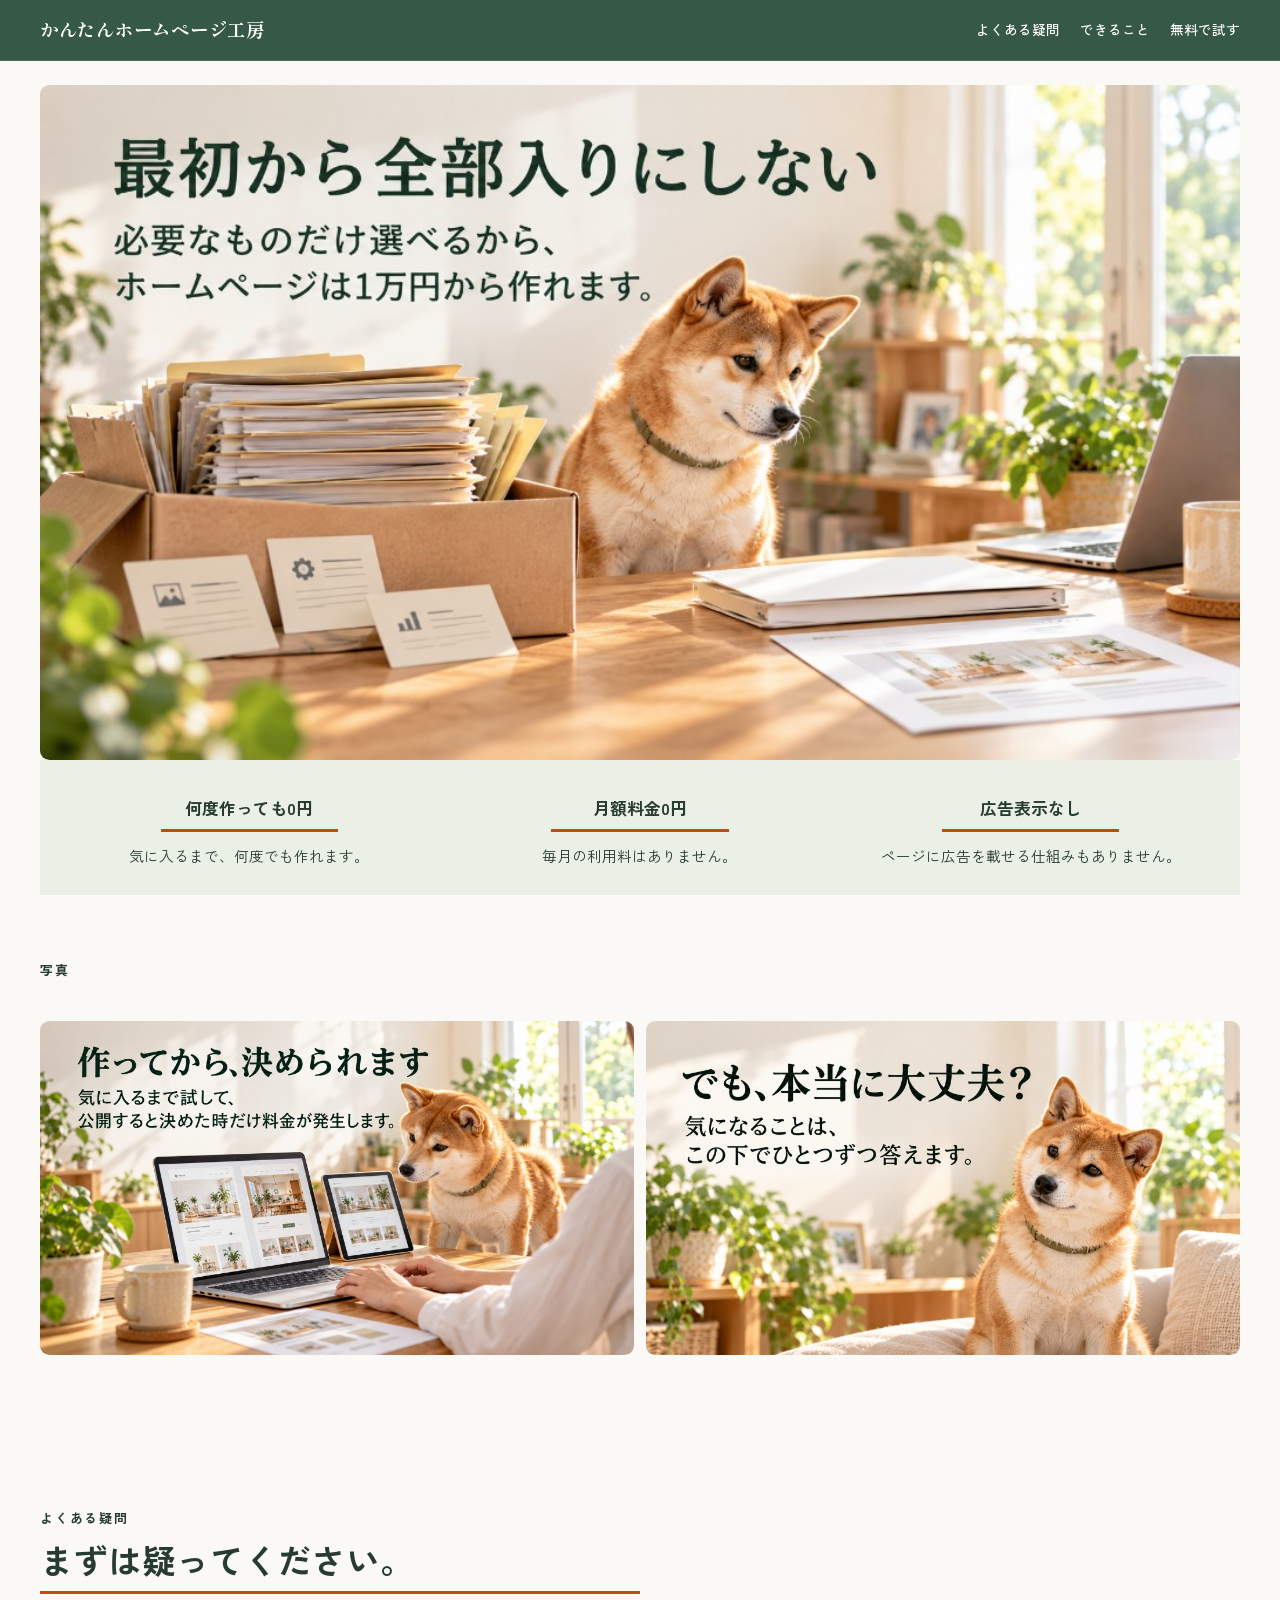
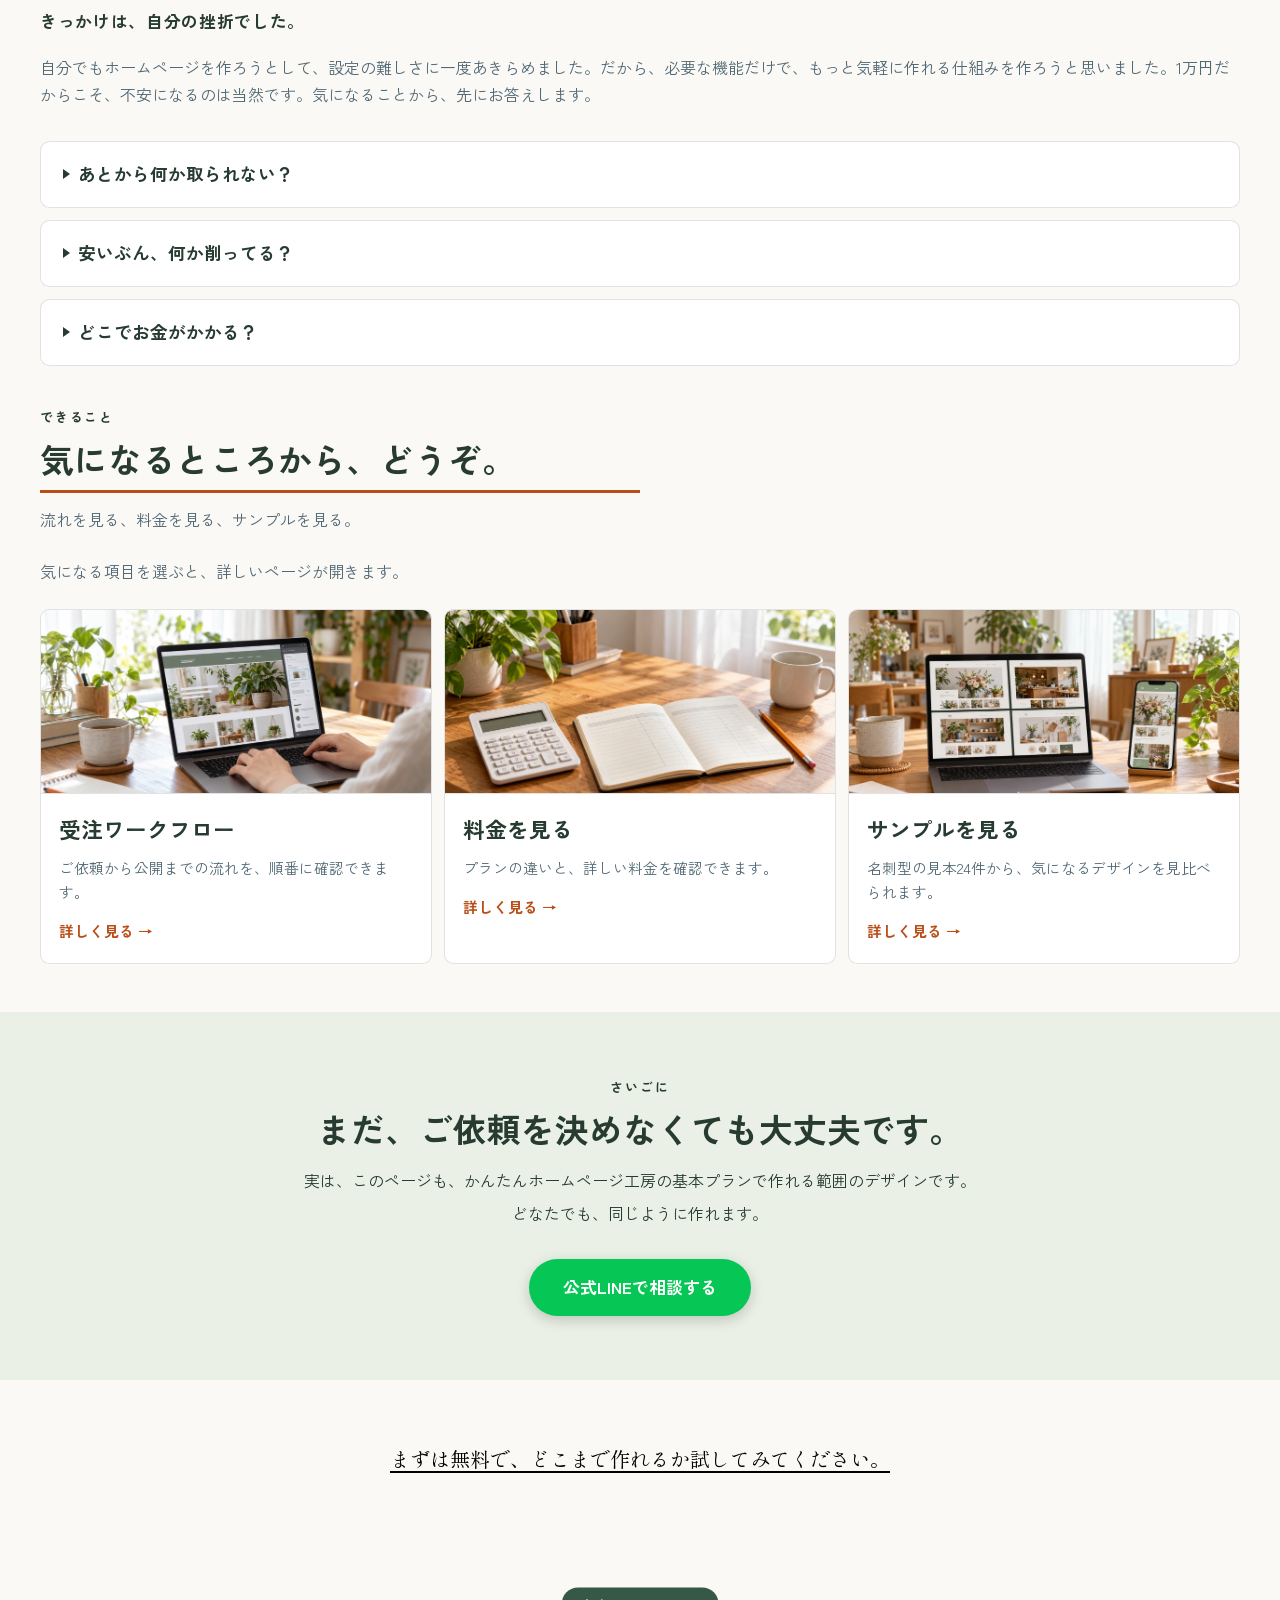
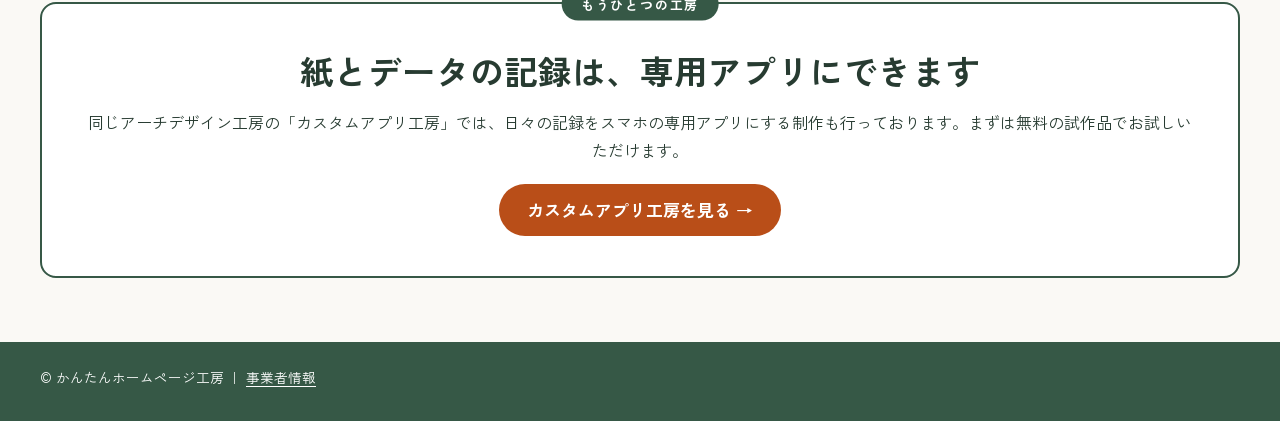
<file: index.html>
<!DOCTYPE html>
<html lang="ja">
<head>
  <meta charset="UTF-8">
  <meta name="viewport" content="width=device-width, initial-scale=1">
  <title>かんたんホームページ工房</title>
  <link rel="preconnect" href="https://fonts.googleapis.com">
  <link rel="preconnect" href="https://fonts.gstatic.com" crossorigin>
  <link href="https://fonts.googleapis.com/css2?family=Shippori+Mincho:wght@500;700&family=Zen+Kaku+Gothic+New:wght@400;500;700&display=swap" rel="stylesheet">
  <style>
    :root {
      --page-bg: #faf9f5;
      --body-ink: #273b31;
      --body-muted: #516875;
      --chrome-bg: #365846;
      --chrome-ink: #ffffff;
      --accent: #b94e18;
      --card-bg: #ffffff;
      --values-bg: #eaf0e5;
      --contact-bg: #eaf0e5;
      --contact-ink: #273b31;
      --shell: 76rem;
      --gutter: clamp(1.25rem, 5vw, 2.5rem);
      --font-display: "Shippori Mincho", "Hiragino Mincho ProN", serif;
      --font-body: "Zen Kaku Gothic New", "Hiragino Sans", sans-serif;
    }
    *, *::before, *::after { box-sizing: border-box; }
    html {
      scroll-behavior: smooth;
    }
    @media (prefers-reduced-motion: reduce) {
      html {
        scroll-behavior: auto;
      }
    }
    body {
      margin: 0;
      background: var(--page-bg);
      color: var(--body-ink);
      font-family: var(--font-body);
      line-height: 1.7;
    }
    img { max-width: 100%; }
    a { color: inherit; }
    .shell {
      width: min(100% - var(--gutter) * 2, var(--shell));
      margin-inline: auto;
    }
    .site-header {
      background: var(--chrome-bg);
      color: var(--chrome-ink);
      border-bottom: 1px solid rgba(255, 255, 255, 0.12);
    }
    .header-inner {
      display: flex;
      align-items: center;
      justify-content: space-between;
      gap: 1rem;
      min-height: 3.75rem;
      flex-wrap: wrap;
      padding: 0.6rem 0;
    }
    .logo {
      font-family: var(--font-display);
      font-weight: 700;
      font-size: 1.15rem;
      letter-spacing: 0.04em;
      text-decoration: none;
      color: var(--chrome-ink);
    }
    .site-nav {
      display: flex;
      flex-wrap: wrap;
      gap: 0.75rem 1.25rem;
      justify-content: flex-end;
    }
    .site-nav a {
      color: var(--chrome-ink);
      text-decoration: none;
      font-size: 0.85rem;
      font-weight: 500;
    }
    .hero { padding: 1.5rem 0 0; }
    .hero-stage {
      position: relative;
      overflow: hidden;
      aspect-ratio: 16 / 9;
      border-radius: 0.6rem;
    }
    .hero-photo {
      display: block;
      width: 100%;
      height: 100%;
      object-fit: cover;
      object-position: center;
    }
    .hero-values-wrap { background: var(--values-bg); }
    .hero-value-list {
      list-style: none;
      margin: 0;
      padding: 1.75rem 1.25rem 1.35rem;
      display: grid;
      grid-template-columns: repeat(auto-fit, minmax(min(100%, 11rem), 1fr));
      gap: 0.75rem;
    }
    .hero-value-list li {
      margin: 0;
      text-align: center;
      padding: 0.35rem 0.75rem;
    }
    .hero-value-title {
      margin: 0 0 0.65rem;
      font-weight: 700;
      font-size: 1.05rem;
    }
    .hero-value-title::after,
    .section h2::after {
      content: "";
      display: block;
      width: 50%;
      max-width: 100%;
      height: 3px;
      margin: 0.45rem auto 0;
      background: var(--accent);
    }
    .section h2::after { margin: 0.55rem 0 0; height: 3px; }
    .hero-value-list p:last-child {
      margin: 0;
      font-size: 0.92rem;
      line-height: 1.7;
    }
    .section { padding: clamp(2.5rem, 6vw, 4rem) 0 clamp(2rem, 5vw, 3rem); }
    .about { padding-bottom: 1.25rem; }
    .works { padding-top: 1.25rem; }
    .section-label {
      margin: 0 0 0.5rem;
      font-size: 0.8rem;
      letter-spacing: 0.14em;
      font-weight: 700;
    }
    .section h2 {
      margin: 0 0 0.85rem;
      font-weight: 700;
      font-size: clamp(1.6rem, 3vw, 2.1rem);
      line-height: 1.35;
    }
    .profile-name {
      margin: 0 0 1.15rem;
      font-weight: 700;
      font-size: 1.05rem;
      letter-spacing: 0.04em;
    }
    .section-lead { margin: 0 0 2rem; color: var(--body-muted); }
    .works .section-lead { margin-bottom: 1.5rem; }
    .skill-cards,
    .work-list {
      list-style: none;
      margin: 0;
      padding: 0;
      display: grid;
      grid-template-columns: repeat(auto-fit, minmax(min(100%, 11rem), 1fr));
      gap: 0.75rem;
    }
    .accordion-list {
      display: grid;
      grid-template-columns: 1fr;
      gap: 0.75rem;
      align-items: start;
    }
    .skill-cards { margin: 2.5rem 0; }
    .skill-card {
      overflow: hidden;
      aspect-ratio: 16 / 9;
      border-radius: 0.6rem;
      background: #111;
    }
    .skill-card img,
    .work-thumb {
      display: block;
      width: 100%;
      height: 100%;
      object-fit: cover;
    }
    .accordion {
      background: var(--card-bg);
      border: 1px solid rgba(17, 17, 17, 0.12);
      border-radius: 0.6rem;
      overflow: hidden;
    }
    .accordion summary {
      cursor: pointer;
      list-style: none;
      padding: 1.1rem 1.35rem;
      font-size: 1.1rem;
      font-weight: 700;
      display: flex;
      align-items: center;
      gap: 0.55rem;
    }
    .accordion summary::-webkit-details-marker,
    .accordion summary::marker { display: none; content: ""; }
    .accordion summary::before {
      content: "";
      flex: 0 0 auto;
      width: 0;
      height: 0;
      border-style: solid;
      border-width: 0.32rem 0 0.32rem 0.48rem;
      border-color: transparent transparent transparent var(--body-ink);
    }
    .accordion[open] summary::before {
      border-width: 0.48rem 0.32rem 0 0.32rem;
      border-color: var(--body-ink) transparent transparent transparent;
    }
    .accordion-body {
      padding: 0 1.35rem 1.35rem;
      border-top: 1px solid rgba(17, 17, 17, 0.08);
    }
    .value-list {
      list-style: none;
      margin: 1rem 0 0;
      padding: 0;
    }
    .value-list li {
      padding: 1rem 0.85rem;
      border: 1px solid rgba(17, 17, 17, 0.1);
      border-radius: 0.45rem;
      background: rgba(247, 251, 244, 0.65);
      line-height: 1.7;
      font-size: 0.95rem;
      font-weight: 400;
    }
    .work-card {
      display: flex;
      flex-direction: column;
      height: 100%;
      background: var(--card-bg);
      border: 1px solid rgba(17, 17, 17, 0.12);
      border-radius: 0.6rem;
      overflow: hidden;
    }
    a.work-card {
      color: inherit;
      text-decoration: none;
    }
    .work-thumb {
      height: 11.5rem;
      object-position: center top;
      border-bottom: 1px solid rgba(39, 59, 49, 0.14);
    }
    .work-item-body { padding: 1.1rem 1.15rem 1.25rem; }
    .work-card h3 {
      margin: 0 0 0.5rem;
      font-size: 1.35rem;
      font-weight: 700;
    }
    .work-card p {
      margin: 0;
      color: var(--body-muted);
      font-size: 0.92rem;
      line-height: 1.65;
    }
    .work-more {
      display: block;
      margin-top: 0.85rem;
      color: var(--accent);
      font-weight: 700;
      font-size: 0.92rem;
    }
    .contact-band {
      padding: clamp(2.5rem, 6vw, 4rem) 0;
      background: var(--contact-bg);
      color: var(--contact-ink);
      text-align: center;
    }
    .contact-band h2 {
      margin: 0 0 1rem;
      font-weight: 700;
      font-size: clamp(1.6rem, 3vw, 2.1rem);
      line-height: 1.35;
    }
    .contact-band .section-label { color: var(--contact-ink); }
    .contact-note { margin: 0; }
    .contact-note + .contact-note { margin-top: 0.35rem; }
    .contact-line {
      margin: 2rem 0 0;
      font-size: 1.05rem;
    }
    .contact-line a {
      display: inline-block;
      background: #06C755;
      color: #fff;
      font-weight: 700;
      padding: 14px 34px;
      border-radius: 999px;
      text-decoration: none;
      box-shadow: 0 4px 14px rgba(0, 0, 0, 0.18);
    }
    .cta-band {
      padding: clamp(2.5rem, 6vw, 4rem) 0;
      background: var(--page-bg);
      color: #000;
      text-align: center;
    }
    .cta-band a {
      color: #000;
      font-family: var(--font-display);
      font-size: 1.25rem;
      line-height: 1.5;
      text-underline-offset: 0.2em;
    }
    .sister-band {
      padding: clamp(2.5rem, 6vw, 4rem) 0 clamp(2.5rem, 6vw, 4rem);
      background: var(--page-bg);
      color: var(--contact-ink);
      text-align: center;
    }
    .sister-panel {
      position: relative;
      background: var(--card-bg);
      border: 2px solid var(--chrome-bg);
      border-radius: 1rem;
      padding: clamp(2rem, 4vw, 2.75rem) clamp(1.25rem, 4vw, 2.5rem) clamp(1.75rem, 4vw, 2.5rem);
    }
    .sister-band h2 {
      margin: 0 0 1rem;
      font-weight: 700;
      font-size: clamp(1.6rem, 3vw, 2.1rem);
      line-height: 1.35;
    }
    .sister-band .section-label {
      position: absolute;
      top: 0;
      left: 50%;
      transform: translate(-50%, -50%);
      margin: 0;
      padding: 0.35rem 1.2rem;
      border-radius: 999px;
      background: var(--chrome-bg);
      color: #fff;
      white-space: nowrap;
    }
    .sister-note { margin: 0; }
    .nowrap { white-space: nowrap; }
    .sister-link {
      display: inline-block;
      margin-top: 1.25rem;
      padding: 0.75rem 1.75rem;
      border-radius: 999px;
      background: var(--accent);
      color: #fff;
      font-weight: 700;
      font-size: 1.05rem;
      text-decoration: none;
    }
    .site-footer {
      padding: 1.5rem 0 2rem;
      background: var(--chrome-bg);
      color: var(--chrome-ink);
    }
    .site-footer p { margin: 0; font-size: 0.85rem; }
    .site-footer a { text-decoration: underline; text-underline-offset: 0.2em; }
  </style>
</head>
<body>
  <header class="site-header">
    <div class="shell header-inner">
      <a class="logo" href="#top">かんたんホームページ工房</a>
      <nav class="site-nav" aria-label="ページ内">
        <a href="#about">よくある疑問</a>
        <a href="#works">できること</a>
        <a href="#cta">無料で試す</a>
      </nav>
    </div>
  </header>

  <main id="top">
    <section class="hero" aria-label="キャッチ">
      <div class="shell">
        <div class="hero-stage">
          <img class="hero-photo" src="images/hero.jpg" alt="" width="1024" height="576">
        </div>
      </div>
    </section>

    <section class="hero-values" aria-label="下の枠">
      <div class="shell">
        <div class="hero-values-wrap">
          <ul class="hero-value-list">
            <li>
              <p class="hero-value-title">何度作っても0円</p>
              <p>気に入るまで、何度でも作れます。</p>
            </li>
            <li>
              <p class="hero-value-title">月額料金0円</p>
              <p>毎月の利用料はありません。</p>
            </li>
            <li>
              <p class="hero-value-title">広告表示なし</p>
              <p>ページに広告を載せる仕組みもありません。</p>
            </li>
          </ul>
        </div>
      </div>
    </section>

    <section class="section" aria-label="写真">
      <div class="shell">
        <p class="section-label">写真</p>
        <ul class="skill-cards">
          <li class="skill-card"><img src="images/photo-01.jpg" alt="" width="1024" height="576"></li>
          <li class="skill-card"><img src="images/photo-02.jpg" alt="" width="1024" height="576"></li>
        </ul>
      </div>
    </section>

    <section class="section about" id="about">
      <div class="shell">
        <p class="section-label">よくある疑問</p>
        <h2>まずは疑ってください。</h2>
        <p class="profile-name">きっかけは、自分の挫折でした。</p>
        <p class="section-lead">自分でもホームページを作ろうとして、設定の難しさに一度あきらめました。だから、必要な機能だけで、もっと気軽に作れる仕組みを作ろうと思いました。1万円だからこそ、不安になるのは当然です。気になることから、先にお答えします。</p>
        <div class="accordion-list">
          <details class="accordion">
            <summary>あとから何か取られない？</summary>
            <div class="accordion-body">
              <ul class="value-list">
                <li>工房で作っている間は無料です。月額料金もありません。「これを公開したい」と決まったときに基本料金が発生します。追加作業を依頼した場合だけ、その内容に応じた料金が加わります。</li>
              </ul>
            </div>
          </details>
          <details class="accordion">
            <summary>安いぶん、何か削ってる？</summary>
            <div class="accordion-body">
              <ul class="value-list">
                <li>10万円のホームページを1万円で安売りしているわけではありません。最初から全部入りにせず、必要なものだけ選べる形にしています。1万円で足りる人は、1万円で済む。そんな作り方です。</li>
              </ul>
            </div>
          </details>
          <details class="accordion">
            <summary>どこでお金がかかる？</summary>
            <div class="accordion-body">
              <ul class="value-list">
                <li>工房で作るところまでは無料です。気に入るまで作り直せます。「これを公開したい」と決まったところで公開を依頼できます。そこで初めて料金が発生します。</li>
              </ul>
            </div>
          </details>
        </div>
      </div>
    </section>

    <section class="section works" id="works">
      <div class="shell">
        <p class="section-label">できること</p>
        <h2>気になるところから、どうぞ。</h2>
        <p class="section-lead">流れを見る、料金を見る、サンプルを見る。</p>
        <p class="section-lead">気になる項目を選ぶと、詳しいページが開きます。</p>
        <ul class="work-list">
          <li>
            <a class="work-card" href="workflow/index.html">
              <img class="work-thumb" src="images/card-01.webp" alt="" width="1672" height="1254">
              <div class="work-item-body">
                <h3>受注ワークフロー</h3>
                <p>ご依頼から公開までの流れを、順番に確認できます。</p>
                <span class="work-more">詳しく見る →</span>
              </div>
            </a>
          </li>
          <li>
            <a class="work-card" href="pricing/01_initial_cost_simulator_reference.html">
              <img class="work-thumb" src="images/card-02.webp" alt="" width="1672" height="1254">
              <div class="work-item-body">
                <h3>料金を見る</h3>
                <p>プランの違いと、詳しい料金を確認できます。</p>
                <span class="work-more">詳しく見る →</span>
              </div>
            </a>
          </li>
          <li>
            <a class="work-card" href="samples/index.html">
              <img class="work-thumb" src="images/card-03.webp" alt="" width="1672" height="1254">
              <div class="work-item-body">
                <h3>サンプルを見る</h3>
                <p>名刺型の見本24件から、気になるデザインを見比べられます。</p>
                <span class="work-more">詳しく見る →</span>
              </div>
            </a>
          </li>
        </ul>
      </div>
    </section>

    <section class="contact-band" id="contact">
      <div class="shell">
        <p class="section-label">さいごに</p>
        <h2>まだ、ご依頼を決めなくても大丈夫です。</h2>
        <p class="contact-note">実は、このページも、かんたんホームページ工房の基本プランで作れる範囲のデザインです。</p>
        <p class="contact-note">どなたでも、同じように作れます。</p>
        <p class="contact-line"><a href="https://line.me/R/ti/p/@799qinao" target="_blank" rel="noopener">公式LINEで相談する</a></p>
      </div>
    </section>

    <section class="cta-band" id="cta">
      <div class="shell">
        <a id="cta-link" href="https://butti0108-spec.github.io/kantan-hp-kobo/index.html">まずは無料で、どこまで作れるか試してみてください。</a>
      </div>
    </section>

    <section class="sister-band" id="sister">
      <div class="shell">
        <div class="sister-panel">
          <p class="section-label">もうひとつの工房</p>
          <h2>紙とデータの記録は、<span class="nowrap">専用アプリにできます</span></h2>
          <p class="sister-note">同じアーチデザイン工房の「カスタムアプリ工房」では、日々の記録をスマホの専用アプリにする制作も行っております。まずは無料の試作品でお試しいただけます。</p>
          <a class="sister-link" href="https://appkobo.ai-shin-ka.com/">カスタムアプリ工房を見る →</a>
        </div>
      </div>
    </section>
  </main>

  <footer class="site-footer">
    <div class="shell">
      <p>© かんたんホームページ工房 ｜ <a href="about.html">事業者情報</a></p>
    </div>
  </footer>
</body>
</html>
</file>
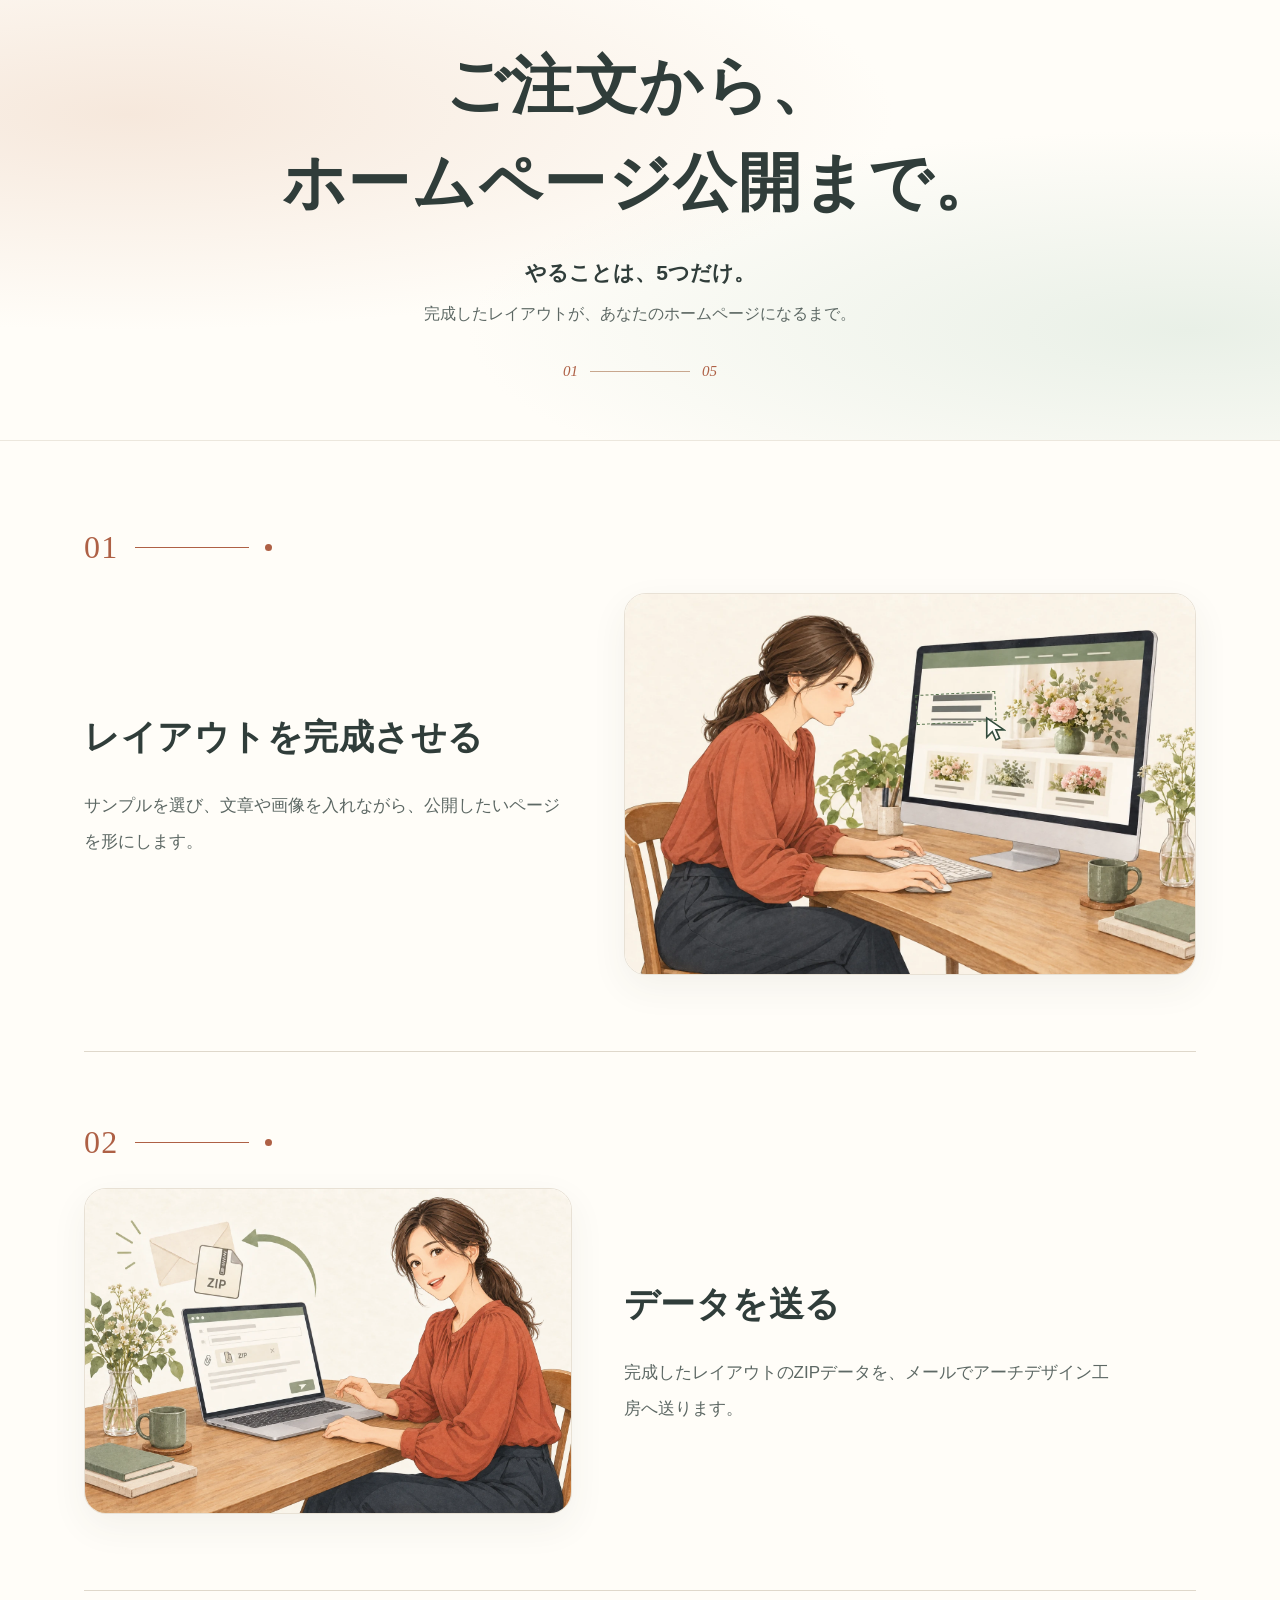
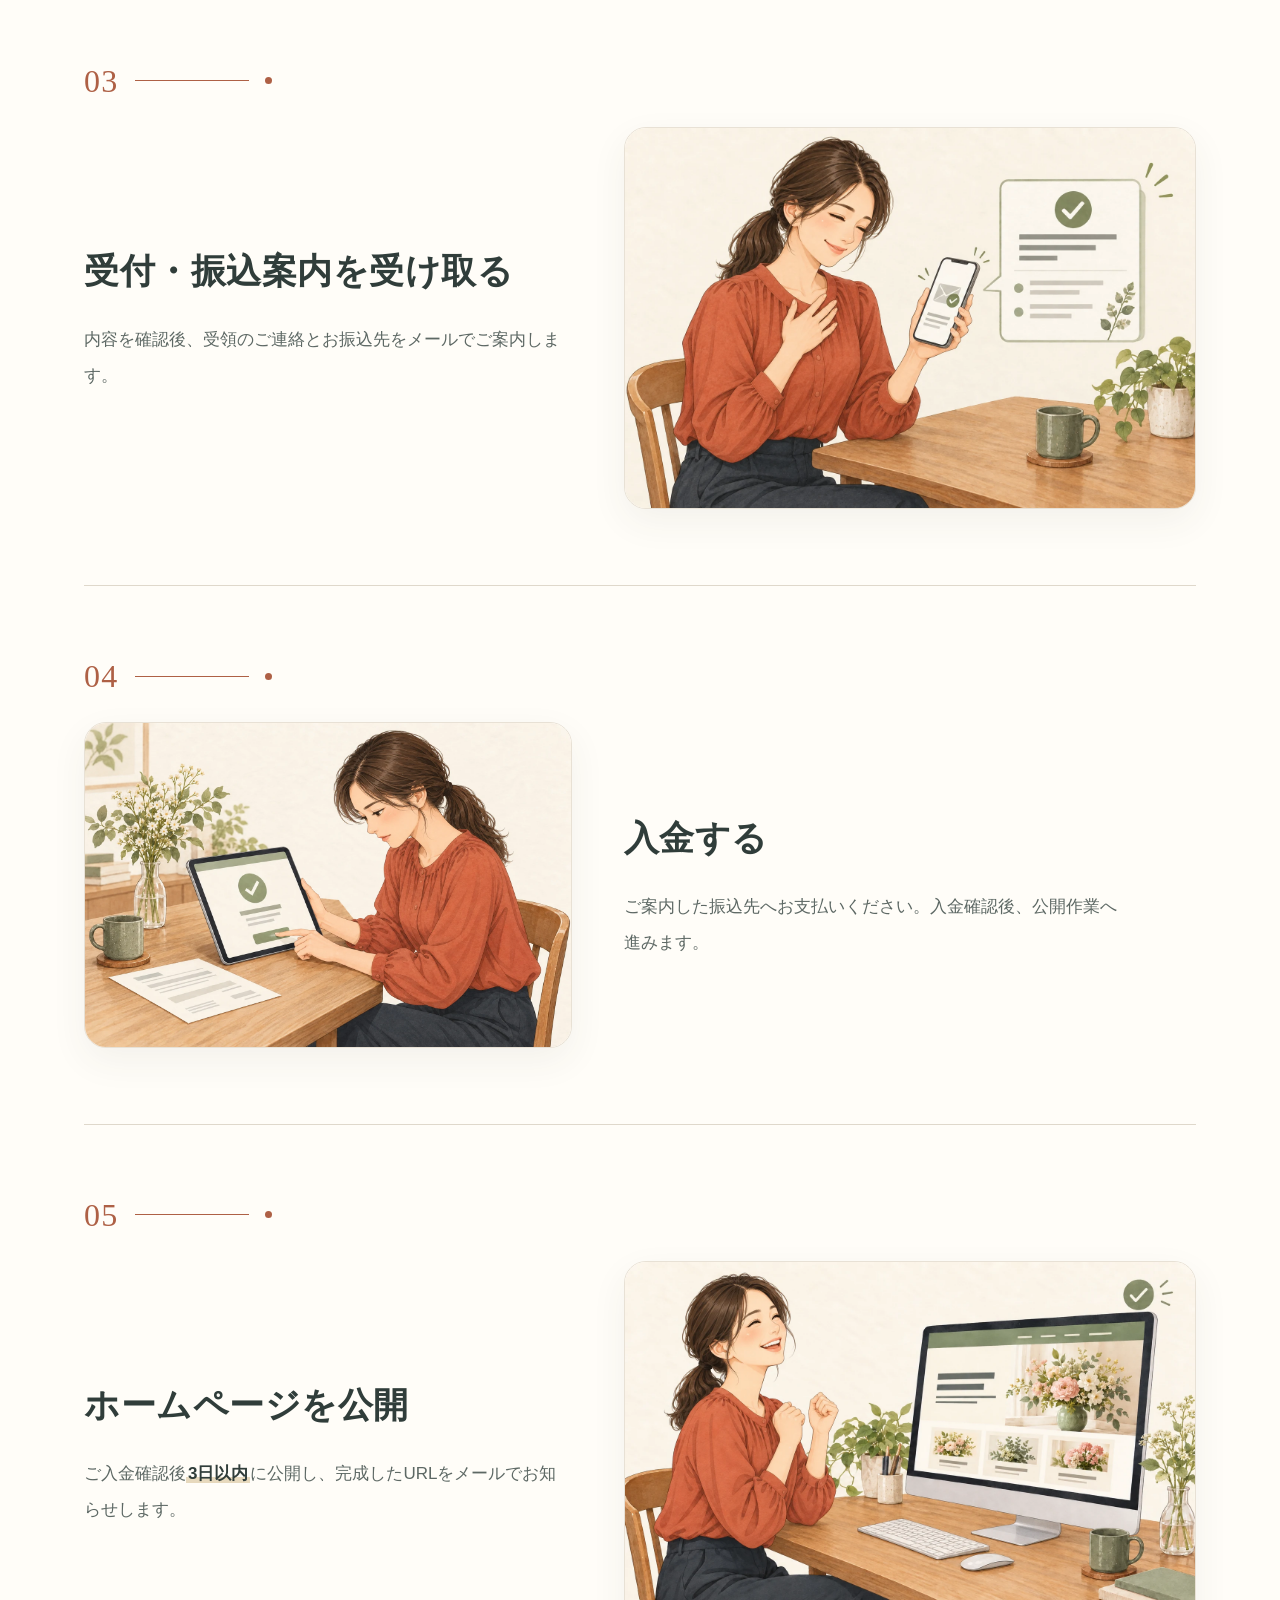
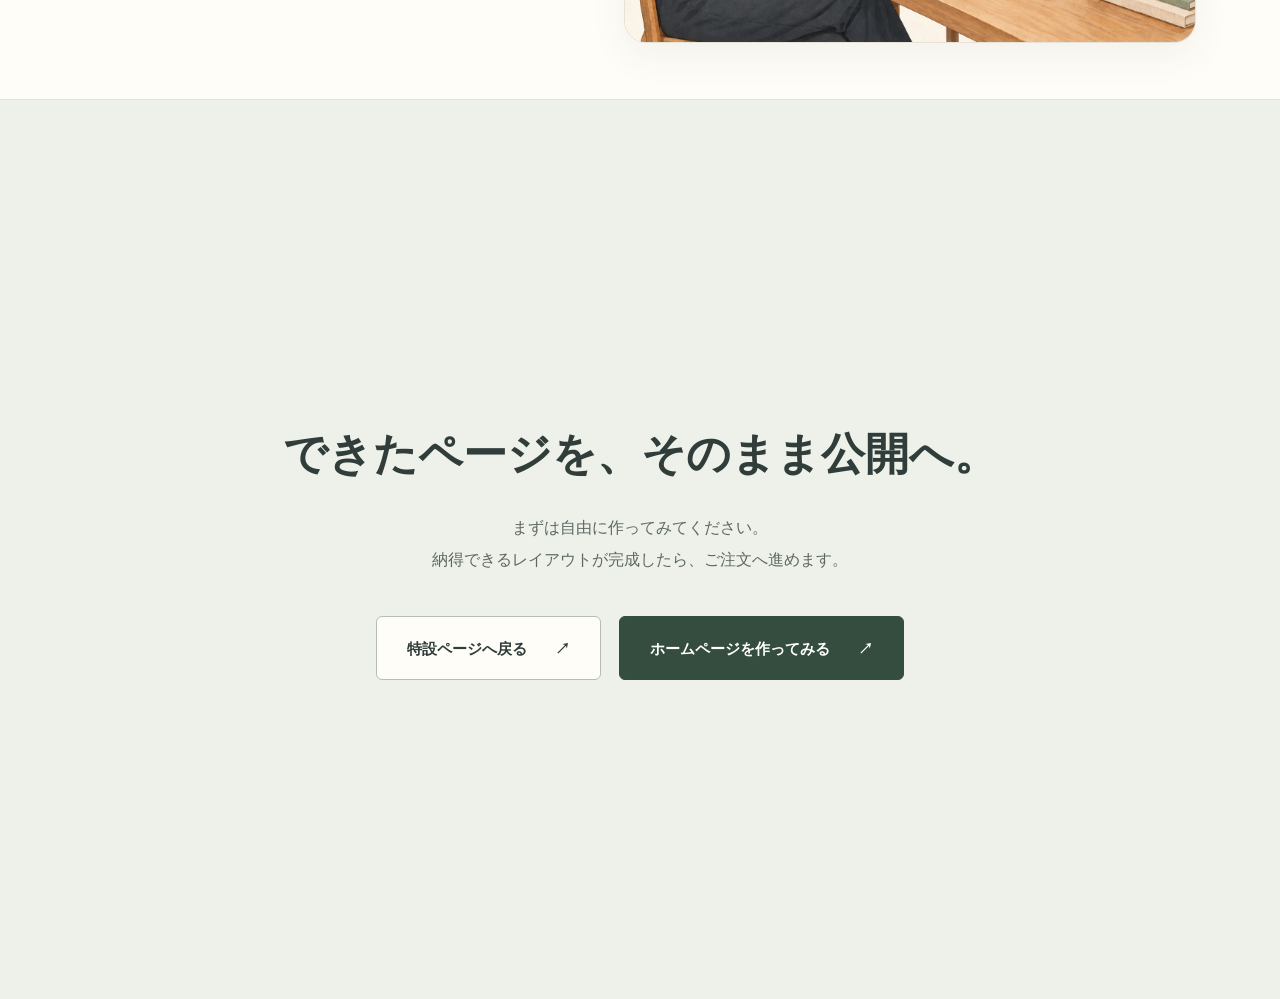
<file: workflow/index.html>
<!doctype html>
<html lang="ja"><head><meta charset="utf-8"><meta name="viewport" content="width=device-width,initial-scale=1">
<title>ご注文から公開まで｜アーチデザイン工房</title><meta name="description" content="レイアウトの作成から、データ送信・振込・ホームページ公開まで。アーチデザイン工房の5つの工程をご案内します。">
<link rel="stylesheet" href="styles.css"><script src="config.js" defer></script><script src="workflow.js" defer></script></head>
<body><a class="skip-link" href="#workflow">公開までの流れへ</a>
<header class="hero"><div class="hero-inner"><h1>ご注文から、<br>ホームページ公開まで。</h1><p class="hero-lead">やることは、5つだけ。</p><p class="hero-description">完成したレイアウトが、<wbr>あなたのホームページになるまで。</p><div class="hero-rule" aria-hidden="true"><span>01</span><i></i><span>05</span></div></div></header>
<main id="workflow" class="workflow"><section class="workflow-step step-1" aria-labelledby="step-1-title">
 <div class="step-marker"><span class="step-number"><span class="sr-only">工程 </span>01</span><span class="step-line" aria-hidden="true"></span><span class="step-dot" aria-hidden="true"></span></div>
 <div class="step-grid"><div class="step-copy"><h2 id="step-1-title">レイアウトを完成させる</h2><p>サンプルを選び、文章や画像を入れながら、公開したいページを形にします。</p></div>
 <figure class="step-art"><div class="scene-image"><img src="assets/step-01.webp" alt="女性がパソコンで花屋のホームページを編集している様子" width="1536" height="1024" fetchpriority="high" decoding="async"><span class="edit-selection" aria-hidden="true"></span><svg class="edit-cursor" aria-hidden="true" viewBox="0 0 24 28"><path d="M3 2v21l6-6 4 9 4-2-4-9h9Z" fill="#fffdf8" stroke="#344d3e" stroke-width="1.8"/></svg></div></figure></div>
 </section><section class="workflow-step step-2" aria-labelledby="step-2-title">
 <div class="step-marker"><span class="step-number"><span class="sr-only">工程 </span>02</span><span class="step-line" aria-hidden="true"></span><span class="step-dot" aria-hidden="true"></span></div>
 <div class="step-grid"><div class="step-copy"><h2 id="step-2-title">データを送る</h2><p>完成したレイアウトのZIPデータを、メールでアーチデザイン工房へ送ります。</p></div>
 <figure class="step-art"><div class="scene-image"><img src="assets/step-02.webp" alt="女性が完成したZIPデータをメールで送っている様子" width="1536" height="1024" loading="lazy" decoding="async"></div></figure></div>
 </section><section class="workflow-step step-3" aria-labelledby="step-3-title">
 <div class="step-marker"><span class="step-number"><span class="sr-only">工程 </span>03</span><span class="step-line" aria-hidden="true"></span><span class="step-dot" aria-hidden="true"></span></div>
 <div class="step-grid"><div class="step-copy"><h2 id="step-3-title">受付・振込案内を受け取る</h2><p>内容を確認後、受領のご連絡とお振込先をメールでご案内します。</p></div>
 <figure class="step-art"><div class="scene-image"><img src="assets/step-03.webp" alt="女性が受付と振込案内のメールを確認している様子" width="1536" height="1024" loading="lazy" decoding="async"></div></figure></div>
 </section><section class="workflow-step step-4" aria-labelledby="step-4-title">
 <div class="step-marker"><span class="step-number"><span class="sr-only">工程 </span>04</span><span class="step-line" aria-hidden="true"></span><span class="step-dot" aria-hidden="true"></span></div>
 <div class="step-grid"><div class="step-copy"><h2 id="step-4-title">入金する</h2><p>ご案内した振込先へお支払いください。入金確認後、公開作業へ進みます。</p></div>
 <figure class="step-art"><div class="scene-image"><img src="assets/step-04.webp" alt="女性が端末で振込操作をし、完了を確認している様子" width="1536" height="1024" loading="lazy" decoding="async"></div></figure></div>
 </section><section class="workflow-step step-5" aria-labelledby="step-5-title">
 <div class="step-marker"><span class="step-number"><span class="sr-only">工程 </span>05</span><span class="step-line" aria-hidden="true"></span><span class="step-dot" aria-hidden="true"></span></div>
 <div class="step-grid"><div class="step-copy"><h2 id="step-5-title">ホームページを公開</h2><p>ご入金確認後<strong>3日以内</strong>に公開し、完成したURLをメールでお知らせします。</p></div>
 <figure class="step-art"><div class="scene-image"><img src="assets/step-05.webp" alt="女性が最初に作った花屋のホームページの公開を喜ぶ様子" width="1536" height="1024" loading="lazy" decoding="async"></div></figure></div>
 </section></main>
<footer class="closing"><h2>できたページを、<wbr>そのまま公開へ。</h2><p>まずは自由に作ってみてください。<br>納得できるレイアウトが完成したら、ご注文へ進めます。</p><div class="actions"><a class="button secondary" data-link="special" role="link" aria-disabled="true">特設ページへ戻る<span aria-hidden="true">↗</span></a><a class="button primary" data-link="maker" role="link" aria-disabled="true">ホームページを作ってみる<span aria-hidden="true">↗</span></a></div></footer>
</body></html>
</file>
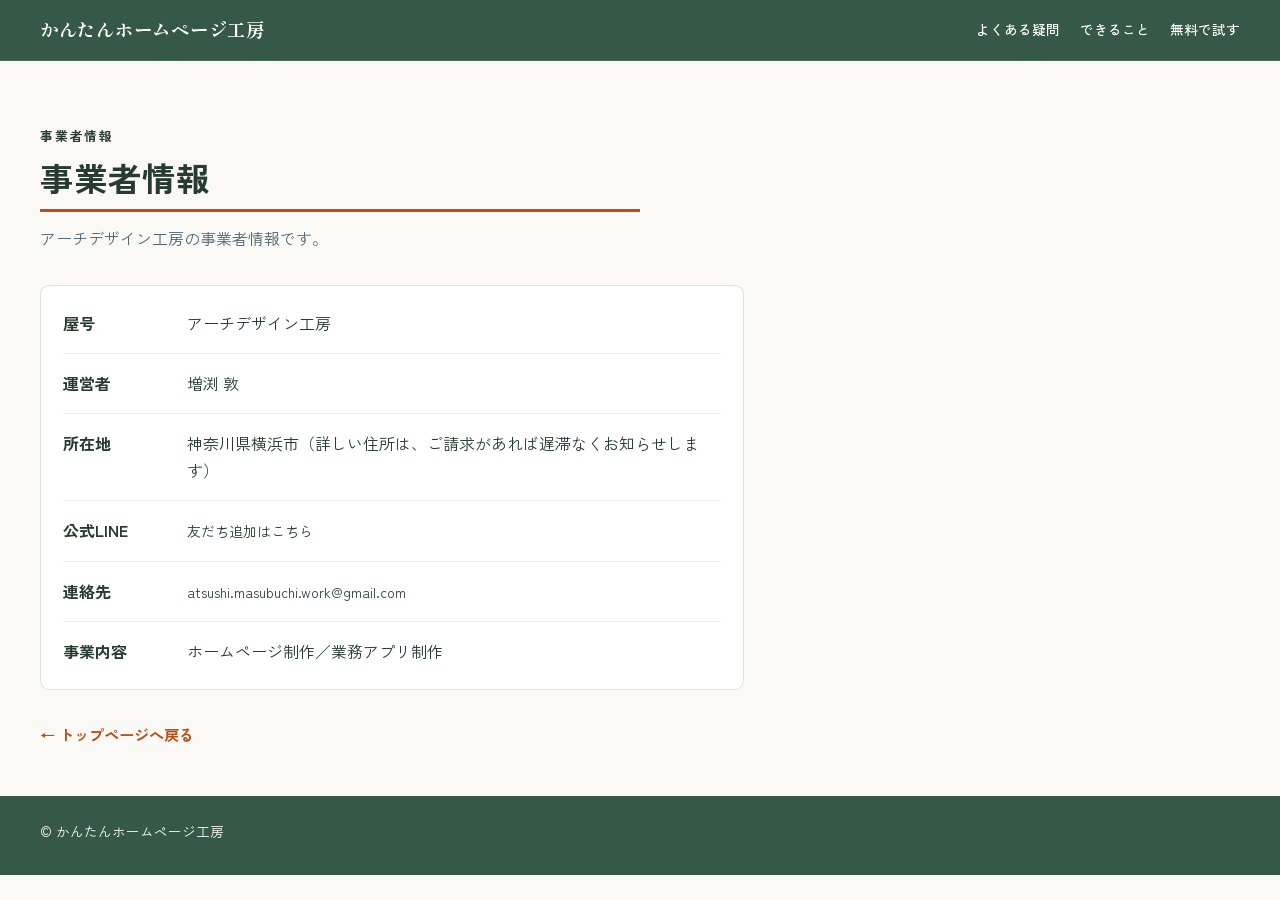
<file: about.html>
<!DOCTYPE html>
<html lang="ja">
<head>
  <meta charset="UTF-8">
  <meta name="viewport" content="width=device-width, initial-scale=1">
  <title>事業者情報｜かんたんホームページ工房</title>
  <link rel="preconnect" href="https://fonts.googleapis.com">
  <link rel="preconnect" href="https://fonts.gstatic.com" crossorigin>
  <link href="https://fonts.googleapis.com/css2?family=Shippori+Mincho:wght@500;700&family=Zen+Kaku+Gothic+New:wght@400;500;700&display=swap" rel="stylesheet">
  <style>
    :root {
      --page-bg: #faf9f5;
      --body-ink: #273b31;
      --body-muted: #516875;
      --chrome-bg: #365846;
      --chrome-ink: #ffffff;
      --accent: #b94e18;
      --card-bg: #ffffff;
      --shell: 76rem;
      --gutter: clamp(1.25rem, 5vw, 2.5rem);
      --font-display: "Shippori Mincho", "Hiragino Mincho ProN", serif;
      --font-body: "Zen Kaku Gothic New", "Hiragino Sans", sans-serif;
    }
    *, *::before, *::after { box-sizing: border-box; }
    html { scroll-behavior: smooth; }
    @media (prefers-reduced-motion: reduce) {
      html { scroll-behavior: auto; }
    }
    body {
      margin: 0;
      background: var(--page-bg);
      color: var(--body-ink);
      font-family: var(--font-body);
      line-height: 1.7;
    }
    a { color: inherit; }
    .shell {
      width: min(100% - var(--gutter) * 2, var(--shell));
      margin-inline: auto;
    }
    .site-header {
      background: var(--chrome-bg);
      color: var(--chrome-ink);
      border-bottom: 1px solid rgba(255, 255, 255, 0.12);
    }
    .header-inner {
      display: flex;
      align-items: center;
      justify-content: space-between;
      gap: 1rem;
      min-height: 3.75rem;
      flex-wrap: wrap;
      padding: 0.6rem 0;
    }
    .logo {
      font-family: var(--font-display);
      font-weight: 700;
      font-size: 1.15rem;
      letter-spacing: 0.04em;
      text-decoration: none;
      color: var(--chrome-ink);
    }
    .site-nav {
      display: flex;
      flex-wrap: wrap;
      gap: 0.75rem 1.25rem;
      justify-content: flex-end;
    }
    .site-nav a {
      color: var(--chrome-ink);
      text-decoration: none;
      font-size: 0.85rem;
      font-weight: 500;
    }
    .section { padding: clamp(2.5rem, 6vw, 4rem) 0 clamp(2rem, 5vw, 3rem); }
    .section-label {
      margin: 0 0 0.5rem;
      font-size: 0.8rem;
      letter-spacing: 0.14em;
      font-weight: 700;
    }
    .section h1 {
      margin: 0 0 0.85rem;
      font-weight: 700;
      font-size: clamp(1.6rem, 3vw, 2.1rem);
      line-height: 1.35;
    }
    .section h1::after {
      content: "";
      display: block;
      width: 50%;
      max-width: 100%;
      height: 3px;
      margin: 0.55rem 0 0;
      background: var(--accent);
    }
    .section-lead { margin: 0 0 2rem; color: var(--body-muted); }
    .info-card {
      background: var(--card-bg);
      border: 1px solid rgba(17, 17, 17, 0.12);
      border-radius: 0.6rem;
      padding: 0.5rem 1.35rem;
      max-width: 44rem;
    }
    .info-list { margin: 0; }
    .info-row {
      display: flex;
      gap: 1.25rem;
      padding: 1rem 0;
    }
    .info-row + .info-row { border-top: 1px solid rgba(17, 17, 17, 0.08); }
    .info-row dt {
      flex: 0 0 6.5rem;
      font-weight: 700;
    }
    .info-row dd { margin: 0; }
    .info-row dd a { font-size: 0.875rem; white-space: nowrap; text-decoration: none; }
    @media (max-width: 30rem) {
      .info-row { flex-direction: column; gap: 0.15rem; }
      .info-row dt { flex: none; }
    }
    .back-link {
      display: inline-block;
      margin-top: 2rem;
      color: var(--accent);
      font-weight: 700;
      font-size: 0.95rem;
      text-decoration: none;
    }
    .site-footer {
      padding: 1.5rem 0 2rem;
      background: var(--chrome-bg);
      color: var(--chrome-ink);
    }
    .site-footer p { margin: 0; font-size: 0.85rem; }
    .site-footer a { text-decoration: underline; text-underline-offset: 0.2em; }
  </style>
</head>
<body>
  <header class="site-header">
    <div class="shell header-inner">
      <a class="logo" href="index.html">かんたんホームページ工房</a>
      <nav class="site-nav" aria-label="ページ内">
        <a href="index.html#about">よくある疑問</a>
        <a href="index.html#works">できること</a>
        <a href="index.html#cta">無料で試す</a>
      </nav>
    </div>
  </header>

  <main>
    <section class="section" aria-label="事業者情報">
      <div class="shell">
        <p class="section-label">事業者情報</p>
        <h1>事業者情報</h1>
        <p class="section-lead">アーチデザイン工房の事業者情報です。</p>
        <div class="info-card">
          <dl class="info-list">
            <div class="info-row">
              <dt>屋号</dt>
              <dd>アーチデザイン工房</dd>
            </div>
            <div class="info-row">
              <dt>運営者</dt>
              <dd>増渕 敦</dd>
            </div>
            <div class="info-row">
              <dt>所在地</dt>
              <dd>神奈川県横浜市（詳しい住所は、ご請求があれば遅滞なくお知らせします）</dd>
            </div>
            <div class="info-row">
              <dt>公式LINE</dt>
              <dd><a href="https://line.me/R/ti/p/@799qinao" target="_blank" rel="noopener">友だち追加はこちら</a></dd>
            </div>
            <div class="info-row">
              <dt>連絡先</dt>
              <dd><a href="mailto:atsushi.masubuchi.work@gmail.com">atsushi.masubuchi.work@gmail.com</a></dd>
            </div>
            <div class="info-row">
              <dt>事業内容</dt>
              <dd>ホームページ制作／業務アプリ制作</dd>
            </div>
          </dl>
        </div>
        <a class="back-link" href="index.html">← トップページへ戻る</a>
      </div>
    </section>
  </main>

  <footer class="site-footer">
    <div class="shell">
      <p>© かんたんホームページ工房</p>
    </div>
  </footer>
</body>
</html>
</file>
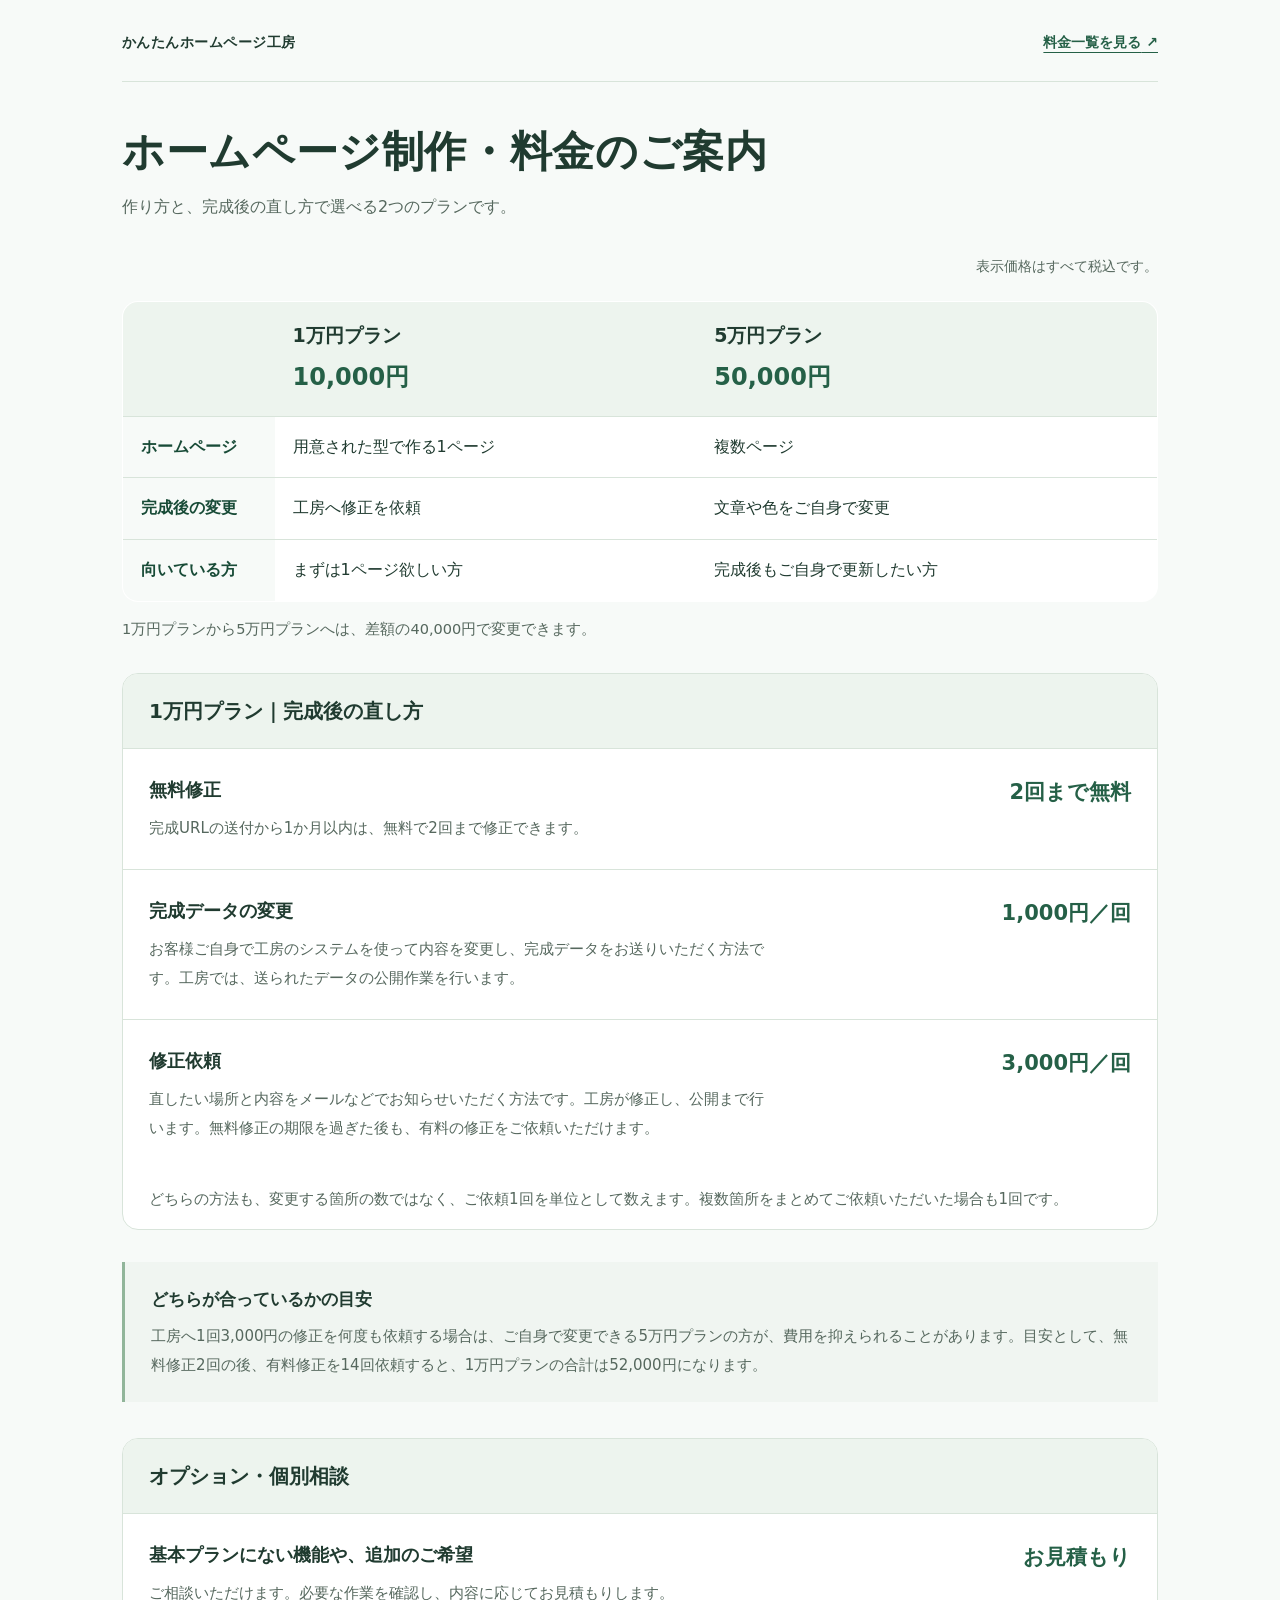
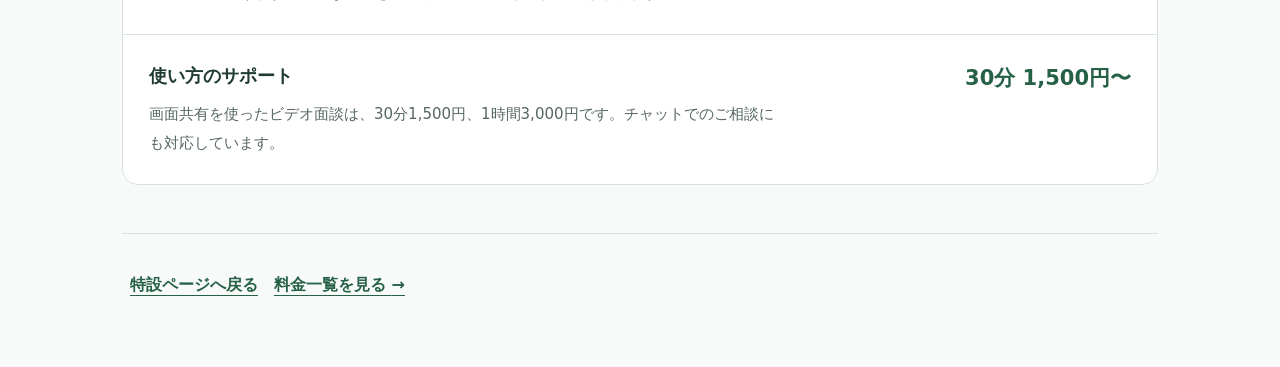
<file: pricing/01_initial_cost_simulator_reference.html>
<!doctype html>
<html lang="ja"><head><meta charset="utf-8"><meta name="viewport" content="width=device-width,initial-scale=1"><title>ホームページ制作・料金のご案内｜かんたんホームページ工房</title><link rel="stylesheet" href="pricing.css"><style>
.plan-table{width:100%;border-collapse:collapse;background:var(--paper);border:1px solid var(--line);border-radius:var(--radius);overflow:hidden;margin:0 0 14px}
.plan-table th,.plan-table td{padding:16px 18px;border-top:1px solid var(--line);font-size:16px;line-height:1.8;text-align:left;vertical-align:top}
.plan-table thead th{border-top:0;background:#edf4ee;font-size:19px;font-weight:650}
.plan-table thead th .yen{display:block;font-size:24px;color:var(--green);margin-top:4px}
.plan-table tbody th{width:9.5em;font-weight:650;color:var(--deep);background:#f7faf8}
.plan-note{font-size:14.5px;color:var(--muted);margin:0 0 30px;line-height:1.9}
.fix-list{display:grid;gap:14px;margin:0 0 8px}
@page{size:A4;margin:10mm 12mm}
@media print{
  body{font-size:13.5px;line-height:1.65}
  .wrap{zoom:.87}
  .plan-table th,.plan-table td{padding:7px 12px;font-size:12.5px;line-height:1.55}
  .plan-table thead th{font-size:15px}.plan-table thead th .yen{font-size:19px;margin-top:2px}
  .plan-note{margin-bottom:12px;font-size:12px}
  .section-title{padding:9px 16px;font-size:15px}
  .row{padding:8px 16px;gap:16px}.row h3{font-size:14px;margin-bottom:3px}.row .small{font-size:12px;line-height:1.6}.row .amount{font-size:16px}
  .other-note{font-size:12px;line-height:1.6;padding-top:10px}
  .price-sections{gap:12px}
  .quote-note{margin-top:12px;padding:10px 16px}.quote-note h2{font-size:14px}.quote-note p{font-size:12.5px;line-height:1.7}
  .page-heading{padding:4px 0 10px}.page-heading h1{font-size:24px;margin-bottom:4px}.page-heading p{font-size:13px}
  .tax-note{margin-bottom:8px;font-size:12px}
  div.price-sections{margin-top:14px!important}
}
</style></head><body><a class="skip" href="#main">本文へ</a><div class="wrap price-wrap"><nav class="page-nav" aria-label="関連ページ"><span>かんたんホームページ工房</span><a href="02_price_list_reference.html">料金一覧を見る<span aria-hidden="true"> ↗</span></a></nav><header class="page-heading"><h1>ホームページ制作・料金のご案内</h1><p>作り方と、完成後の直し方で選べる2つのプランです。</p></header><main id="main"><p class="tax-note">表示価格はすべて税込です。</p>
<table class="plan-table"><thead><tr><th scope="col"><span class="sr-only">項目</span></th><th scope="col">1万円プラン<span class="yen">10,000円</span></th><th scope="col">5万円プラン<span class="yen">50,000円</span></th></tr></thead><tbody>
<tr><th scope="row">ホームページ</th><td>用意された型で作る1ページ</td><td>複数ページ</td></tr>
<tr><th scope="row">完成後の変更</th><td>工房へ修正を依頼</td><td>文章や色をご自身で変更</td></tr>
<tr><th scope="row">向いている方</th><td>まずは1ページ欲しい方</td><td>完成後もご自身で更新したい方</td></tr>
</tbody></table>
<p class="plan-note">1万円プランから5万円プランへは、差額の40,000円で変更できます。</p>
<section class="price-sections"><section class="card section"><h2 class="section-title">1万円プラン｜完成後の直し方</h2><div class="rows">
<div class="row"><div><h3>無料修正</h3><div class="small">完成URLの送付から1か月以内は、無料で2回まで修正できます。</div></div><div class="amount">2回まで無料</div></div>
<div class="row"><div><h3>完成データの変更</h3><div class="small">お客様ご自身で工房のシステムを使って内容を変更し、完成データをお送りいただく方法です。工房では、送られたデータの公開作業を行います。</div></div><div class="amount">1,000円／回</div></div>
<div class="row"><div><h3>修正依頼</h3><div class="small">直したい場所と内容をメールなどでお知らせいただく方法です。工房が修正し、公開まで行います。無料修正の期限を過ぎた後も、有料の修正をご依頼いただけます。</div></div><div class="amount">3,000円／回</div></div>
</div><p class="other-note" style="padding-bottom:16px">どちらの方法も、変更する箇所の数ではなく、ご依頼1回を単位として数えます。複数箇所をまとめてご依頼いただいた場合も1回です。</p></section></section>
<aside class="quote-note"><h2>どちらが合っているかの目安</h2><p>工房へ1回3,000円の修正を何度も依頼する場合は、ご自身で変更できる5万円プランの方が、費用を抑えられることがあります。目安として、無料修正2回の後、有料修正を14回依頼すると、1万円プランの合計は52,000円になります。</p></aside>
<div class="price-sections" style="margin-top:36px"><section class="card section"><h2 class="section-title">オプション・個別相談</h2><div class="rows">
<div class="row"><div><h3>基本プランにない機能や、追加のご希望</h3><div class="small">ご相談いただけます。必要な作業を確認し、内容に応じてお見積もりします。</div></div><div class="amount">お見積もり</div></div>
<div class="row"><div><h3>使い方のサポート</h3><div class="small">画面共有を使ったビデオ面談は、30分1,500円、1時間3,000円です。チャットでのご相談にも対応しています。</div></div><div class="amount">30分 1,500円〜</div></div>
</div></section></div>
</main><footer class="page-footer"><a href="../index.html#works">特設ページへ戻る</a><a href="02_price_list_reference.html">料金一覧を見る <span aria-hidden="true">→</span></a></footer></div></body></html>
</file>
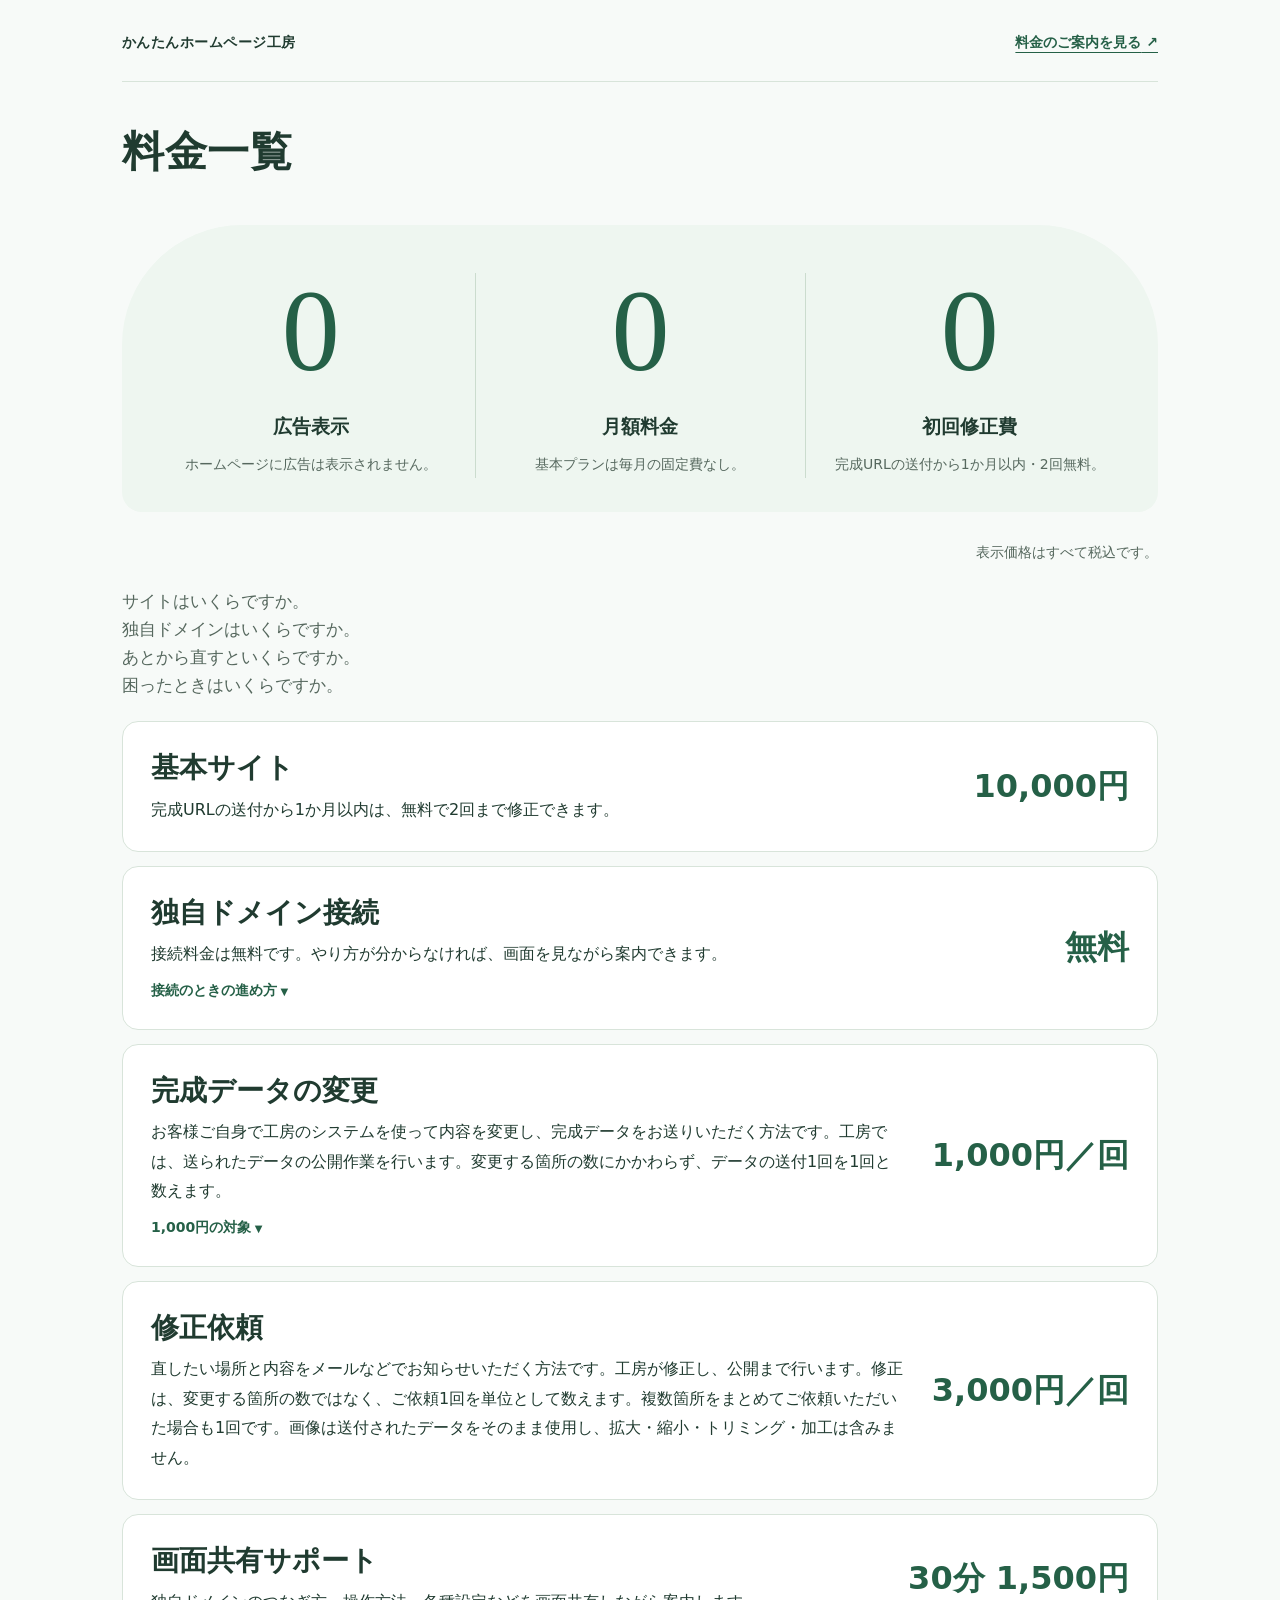
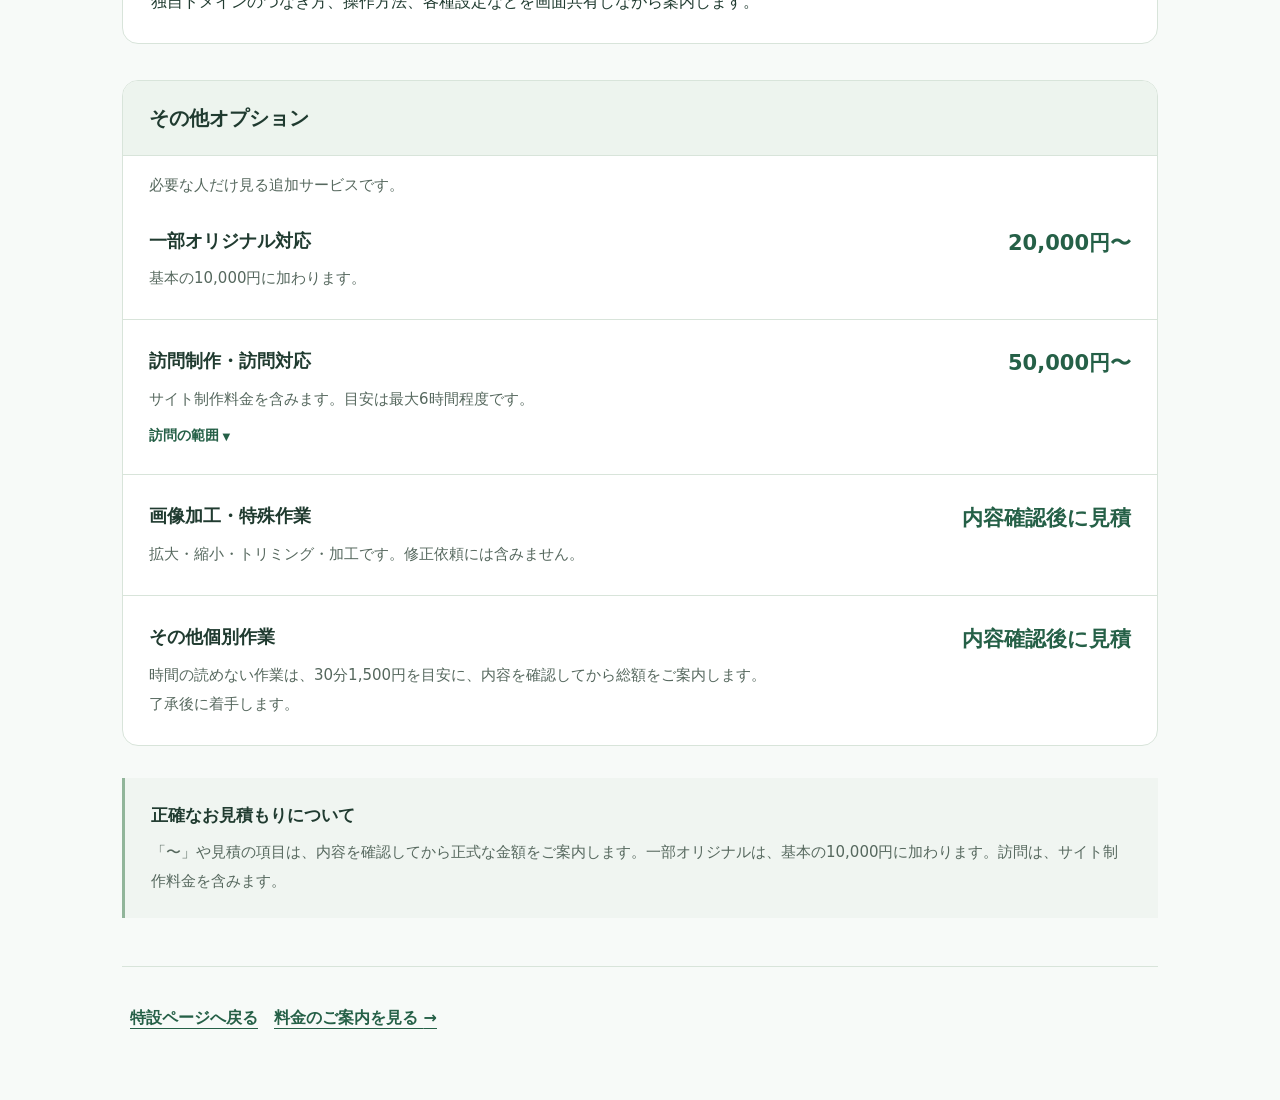
<file: pricing/02_price_list_reference.html>
<!doctype html>
<html lang="ja"><head><meta charset="utf-8"><meta name="viewport" content="width=device-width,initial-scale=1"><title>料金一覧｜かんたんホームページ工房</title><link rel="stylesheet" href="pricing.css"></head><body><a class="skip" href="#main">本文へ</a><div class="wrap price-wrap"><nav class="page-nav" aria-label="関連ページ"><span>かんたんホームページ工房</span><a href="01_initial_cost_simulator_reference.html">料金のご案内を見る<span aria-hidden="true"> ↗</span></a></nav><header class="page-heading"><h1>料金一覧</h1></header><main id="main"><section class="zero-strip" aria-label="3つのゼロ"><div class="zero-item"><div class="zero" aria-hidden="true">0</div><h2>広告表示<span class="sr-only">ゼロ</span></h2><p>ホームページに広告は表示されません。</p></div><div class="zero-item"><div class="zero" aria-hidden="true">0</div><h2>月額料金<span class="sr-only">ゼロ</span></h2><p>基本プランは毎月の固定費なし。</p></div><div class="zero-item"><div class="zero" aria-hidden="true">0</div><h2>初回修正費<span class="sr-only">ゼロ</span></h2><p>完成URLの送付から1か月以内・2回無料。</p></div></section><p class="tax-note">表示価格はすべて税込です。</p><ul class="ask-list"><li>サイトはいくらですか。</li><li>独自ドメインはいくらですか。</li><li>あとから直すといくらですか。</li><li>困ったときはいくらですか。</li></ul><div class="primary-prices" aria-label="よく使う料金"><article class="primary-card"><div><h2>基本サイト</h2><p class="small">完成URLの送付から1か月以内は、無料で2回まで修正できます。</p></div><p class="amount">10,000円</p></article><article class="primary-card"><div><h2>独自ドメイン接続</h2><p class="small">接続料金は無料です。やり方が分からなければ、画面を見ながら案内できます。</p><details class="price-more"><summary>接続のときの進め方</summary><div class="more-body"><p>申込のときにドメイン名を伺います。GitHub Pages側の設定はこちらで行います。</p><p>www のアドレスにする場合は、お客様の管理画面で、種類 CNAME、ホスト名 www、値 butti0108-spec.github.io の1行を追加します。案内した項目以外は、変更・削除しません。</p><p>www のないアドレスは、この1行だけでは足りないことがあります。</p><p>パスワードは伺いません。ログインしたあとに画面共有を始めていただければ、入れる値を案内します。</p></div></details></div><p class="amount">無料</p></article><article class="primary-card"><div><h2>完成データの変更</h2><p class="small">お客様ご自身で工房のシステムを使って内容を変更し、完成データをお送りいただく方法です。工房では、送られたデータの公開作業を行います。変更する箇所の数にかかわらず、データの送付1回を1回と数えます。</p><details class="price-more"><summary>1,000円の対象</summary><div class="more-body"><p>開けないデータや、そのまま公開できないデータは、この1,000円の対象外です。</p></div></details></div><p class="amount">1,000円／回</p></article><article class="primary-card"><div><h2>修正依頼</h2><p class="small">直したい場所と内容をメールなどでお知らせいただく方法です。工房が修正し、公開まで行います。修正は、変更する箇所の数ではなく、ご依頼1回を単位として数えます。複数箇所をまとめてご依頼いただいた場合も1回です。画像は送付されたデータをそのまま使用し、拡大・縮小・トリミング・加工は含みません。</p></div><p class="amount">3,000円／回</p></article><article class="primary-card"><div><h2>画面共有サポート</h2><p class="small">独自ドメインのつなぎ方、操作方法、各種設定などを画面共有しながら案内します。</p></div><p class="amount">30分 1,500円</p></article></div><div class="price-sections"><section class="card section"><h2 class="section-title">その他オプション</h2><p class="other-note">必要な人だけ見る追加サービスです。</p><div class="rows"><div class="row"><div><h3>一部オリジナル対応</h3><div class="small">基本の10,000円に加わります。</div></div><div class="amount">20,000円〜</div></div><div class="row"><div><h3>訪問制作・訪問対応</h3><div class="small">サイト制作料金を含みます。目安は最大6時間程度です。</div><details class="price-more"><summary>訪問の範囲</summary><div class="more-body"><p>横浜〜東京を通常の範囲とし、最寄り駅から訪問先まで片道15分以内は追加なし。15分を超える場合は、超過15分ごとに1,000円を往復分加算します。送迎いただける場合はこの追加はありません。遠方は内容を確認してから見積します。</p></div></details></div><div class="amount">50,000円〜</div></div><div class="row"><div><h3>画像加工・特殊作業</h3><div class="small">拡大・縮小・トリミング・加工です。修正依頼には含みません。</div></div><div class="amount">内容確認後に見積</div></div><div class="row"><div><h3>その他個別作業</h3><div class="small">時間の読めない作業は、30分1,500円を目安に、内容を確認してから総額をご案内します。了承後に着手します。</div></div><div class="amount">内容確認後に見積</div></div></div></section></div><aside class="quote-note"><h2>正確なお見積もりについて</h2><p>「〜」や見積の項目は、内容を確認してから正式な金額をご案内します。一部オリジナルは、基本の10,000円に加わります。訪問は、サイト制作料金を含みます。</p></aside></main><footer class="page-footer"><a href="../index.html#works">特設ページへ戻る</a><a href="01_initial_cost_simulator_reference.html">料金のご案内を見る <span aria-hidden="true">→</span></a></footer></div></body></html>
</file>
<file: workflow/styles.css>
/* 色・余白・書体はこの変数から調整できます。外部フォント通信は不要です。 */
:root{--paper:#fffdf8;--ink:#303d3a;--muted:#5d6864;--accent:#ae6045;--sage:#dce6dd;--line:#dfd8cb;--font:'Noto Sans JP','Yu Gothic','Hiragino Kaku Gothic ProN',sans-serif;--serif:'Yu Mincho','Hiragino Mincho ProN',serif}
*{box-sizing:border-box}body{margin:0;background:var(--paper);color:var(--ink);font-family:var(--font);line-height:1.8;-webkit-font-smoothing:antialiased}button,a{-webkit-tap-highlight-color:transparent}a:focus-visible,button:focus-visible{outline:3px solid var(--accent);outline-offset:5px}.sr-only{position:absolute;width:1px;height:1px;overflow:hidden;clip-path:inset(50%);white-space:nowrap}.skip-link{position:absolute;top:-80px;left:16px;z-index:10;background:white;padding:12px}.skip-link:focus{top:12px}
.hero{text-align:center;padding:38px 24px 60px;background:radial-gradient(ellipse at 10% 26%,#f6e8dc 0,transparent 47%),radial-gradient(ellipse at 93% 75%,#e9f0e7 0,transparent 43%);border-bottom:1px solid #ece7dd}.hero-inner{max-width:1000px;margin:auto}.brand{font-size:14px;letter-spacing:.12em;margin:0 0 48px}.eyebrow{font-size:12px;letter-spacing:.2em;font-weight:600;color:var(--accent);margin:0 0 18px}.hero h1{font-family:var(--serif);font-weight:600;font-size:clamp(32px,4.9vw,64px);line-height:1.55;letter-spacing:.025em;margin:0 0 22px}.hero-lead{font-size:21px;font-weight:600;margin:0 0 8px}.hero-description{font-size:16px;color:var(--muted);margin:0}.hero-rule{display:flex;align-items:center;gap:12px;justify-content:center;margin-top:34px;color:var(--accent);font:italic 15px Georgia,serif}.hero-rule i{width:100px;height:1px;background:#c8a78e}
.workflow{max-width:1176px;margin:auto;padding:16px 32px 56px}.workflow-step{padding:74px 0 76px;border-bottom:1px solid var(--line)}.workflow-step:last-child{border-bottom:0;padding-bottom:0}.step-marker{display:flex;align-items:center;gap:16px;margin-bottom:30px}.step-number{font:400 32px/1 Georgia,serif;color:var(--accent);letter-spacing:.04em}.step-line{width:114px;height:1px;background:var(--accent)}.step-dot{width:7px;height:7px;border-radius:50%;background:var(--accent)}.step-grid{display:grid;grid-template-columns:minmax(0,.92fr) minmax(0,1.08fr);gap:52px;align-items:center}.workflow-step:nth-child(even) .step-copy{order:2}.workflow-step:nth-child(even) .step-art{order:1}.step-copy h2{font-size:clamp(25px,2.7vw,35px);line-height:1.65;letter-spacing:.015em;font-weight:600;margin:0 0 22px;word-break:normal;overflow-wrap:anywhere}.step-copy p{font-size:17px;line-height:2.1;color:var(--muted);margin:0;max-width:29em}.step-copy strong{color:var(--ink);font-weight:700;background:linear-gradient(transparent 66%,#e7d9bd 66%);padding:0 2px}.step-art{margin:0;background:#fbf8f0;border:1px solid #e8e1d5;border-radius:22px;overflow:hidden;box-shadow:0 13px 36px #403d3010}.step-art img{display:block;width:100%;height:auto;aspect-ratio:3/2;object-fit:contain;background:#fffdf8}
.closing{min-height:100vh;min-height:100dvh;display:flex;flex-direction:column;align-items:center;justify-content:center;text-align:center;background:#edf1e9;border-top:1px solid #dfe5d9;padding:clamp(48px,8vh,96px) 24px}.closing h2{font-family:var(--serif);font-size:clamp(27px,3.5vw,44px);font-weight:600;line-height:1.65;margin:0 0 20px}.closing>p:not(.eyebrow){color:var(--muted);font-size:16px;margin:0;line-height:2}.actions{display:flex;justify-content:center;gap:18px;flex-wrap:wrap;margin:40px 0 0}.button{min-height:64px;display:inline-flex;gap:28px;align-items:center;justify-content:center;padding:17px 30px;border:1px solid #b5beb1;border-radius:6px;color:var(--ink);text-decoration:none;font-size:15px;font-weight:600;}.primary{background:#344d3e;border-color:#344d3e;color:#fff}.secondary{background:#fffdf8}.button[href]:hover{background:#e0e7dc}.primary[href]:hover{background:#253c2e}.button[aria-disabled=true]{cursor:default}.closing>.footer-brand{font-size:13px!important;letter-spacing:.1em;margin-top:clamp(40px,8vh,80px)}
@media(max-width:820px){.hero{padding:28px 20px 44px}.brand{margin-bottom:34px}.hero h1{font-size:clamp(29px,5.2vw,43px)}.hero-lead{font-size:19px}.workflow{padding:0 22px 32px}.workflow-step{padding:48px 0}.step-marker{margin-bottom:22px}.step-grid{grid-template-columns:1fr;gap:27px}.workflow-step:nth-child(even) .step-copy,.workflow-step:nth-child(even) .step-art{order:initial}.step-copy h2{font-size:clamp(24px,4.5vw,32px);margin-bottom:14px}.step-copy p{font-size:16px;max-width:none}.step-art{max-width:600px;width:100%;justify-self:center}.step-number{font-size:28px}.step-line{width:90px}.closing{padding:48px 22px}.actions{gap:14px;margin:32px 0 0;width:100%}.button{width:min(100%,350px);min-height:60px}.closing>.footer-brand{margin-top:40px}.hero-description{font-size:15px}}
@media(max-width:360px){.workflow{padding-inline:16px}.hero h1{font-size:27px}}
@media print{.closing{min-height:0;display:block;padding:32px 24px}.actions{display:none}.workflow-step{break-inside:avoid;padding:32px 0}.hero{padding:20px}.brand{margin-bottom:15px}}
.scene-image{position:relative}.edit-selection{position:absolute;left:51%;top:26%;width:14%;height:8%;border:1px dashed #59754f;transform:rotate(-3deg);pointer-events:none}.edit-cursor{position:absolute;width:22px;height:26px;left:63%;top:32%;pointer-events:none}
</file>
<file: pricing/pricing.css>
:root{--paper:#fff;--bg:#f7faf8;--ink:#203b30;--muted:#56685e;--green:#256047;--deep:#184b37;--soft:#edf5ef;--line:#d8e4da;--radius:16px;--font:'Noto Sans JP','Yu Gothic','Hiragino Kaku Gothic ProN',system-ui,sans-serif}
*{box-sizing:border-box}[hidden]{display:none!important}body{margin:0;background:var(--bg);font-family:var(--font);font-size:16px;line-height:1.8;color:var(--ink);-webkit-font-smoothing:antialiased}button,input{font:inherit}a{color:var(--green);text-underline-offset:5px}a:hover{text-decoration-thickness:2px}button,input{accent-color:var(--green)}:focus-visible{outline:3px solid #b28b37;outline-offset:4px}.sr-only{position:absolute;width:1px;height:1px;margin:-1px;padding:0;overflow:hidden;clip-path:inset(50%);white-space:nowrap;border:0}.skip{position:absolute;left:20px;top:-80px;z-index:10;background:white;padding:10px 18px}.skip:focus{top:12px}.wrap{max-width:1200px;margin:auto;padding:30px 32px 48px}.page-nav{display:flex;align-items:center;justify-content:space-between;gap:20px;font-size:14px;padding-bottom:26px;border-bottom:1px solid var(--line)}.page-nav>span{font-weight:600;letter-spacing:.035em}.page-nav a{font-weight:600}.page-heading{padding:38px 0 32px}.page-heading h1{font-size:clamp(28px,3.5vw,42px);font-weight:650;line-height:1.5;letter-spacing:.015em;margin:0 0 10px}.page-heading p{margin:0;color:var(--muted);max-width:48em}.page-footer{border-top:1px solid var(--line);text-align:center;margin-top:48px;padding:28px 0 10px;font-size:16px}.page-footer a{font-weight:600;display:inline-block;padding:9px 8px}
/* シミュレーター：操作と結果を同じ画面に置く。 */
.simulator-layout{display:grid;grid-template-columns:minmax(0,1fr) 340px;gap:28px;align-items:start}.chooser{min-width:0;background:var(--paper);border:1px solid var(--line);border-radius:var(--radius);overflow:hidden}.tabs{display:grid;grid-template-columns:1fr 1fr;background:#f0f5f1;border-bottom:1px solid var(--line)}.tabs button{border:0;background:transparent;min-height:64px;padding:16px 10px;font-weight:650;color:var(--muted);cursor:pointer;line-height:1.5}.tabs button[aria-selected=true]{background:white;color:var(--green);box-shadow:inset 0 -3px var(--green)}.tabs button:focus-visible{outline-offset:-5px}.tabs button:disabled{cursor:default}.panel{padding:28px}.question{margin:0 0 30px;padding:0 0 30px;border:0;border-bottom:1px solid var(--line);min-width:0}.question:last-child{border-bottom:0;margin-bottom:0;padding-bottom:0}.question legend{display:block;width:100%;padding:0;margin:0 0 18px;font-size:19px;line-height:1.7;font-weight:650}.q-number{display:block;font-family:Georgia,serif;font-size:23px;font-weight:400;line-height:1.3;color:var(--green);margin-bottom:9px}.info{padding:18px 20px;border-radius:10px;background:var(--soft);margin-bottom:20px;font-size:15px;line-height:1.9;color:var(--muted)}.info p{margin:0}.url-example{display:flex;gap:10px;flex-wrap:wrap;align-items:baseline;margin-top:10px!important;font-size:14px}.url-example>span{font-size:12px;color:var(--green)}.url-example code{font-family:ui-monospace,monospace;overflow-wrap:anywhere;font-size:13px;color:var(--ink)}.options{display:grid;gap:10px}.option{display:grid;grid-template-columns:20px minmax(0,1fr);gap:3px 12px;align-items:start;border:1px solid var(--line);border-radius:10px;padding:16px;cursor:pointer;min-width:0;background:white}.option input{width:18px;height:18px;margin:5px 0 0;cursor:pointer;grid-row:1/3}.option-text{display:block;min-width:0}.option-title{display:block;font-size:16px;font-weight:550;line-height:1.75;overflow-wrap:anywhere}.option-description{display:block;font-size:14px;color:var(--muted);line-height:1.8;margin-top:3px}.option-price{display:block;grid-column:2;font-size:15px;color:var(--green);font-weight:650;line-height:1.8;margin-top:3px}.option:has(input:checked){background:#f0f7f2;border-color:#518265;box-shadow:inset 3px 0 #518265}.option:hover{border-color:#7b9c85}.question-note,.panel-intro{font-size:15px;color:var(--muted);margin:0 0 18px;line-height:1.9}.detail-fieldset{padding:0;margin:0;border:0;min-width:0;display:grid;gap:12px}.no-script{padding:20px;color:var(--ink)}
.estimate{position:sticky;top:24px;min-width:0;border:1px solid #c8d9cc;border-radius:var(--radius);background:#eef5ef;overflow:hidden}.estimate-main{padding:26px 24px 20px}.estimate h2{font-size:16px;font-weight:600;margin:0 0 10px;color:var(--green)}.amount{display:flex;flex-wrap:wrap;align-items:baseline;gap:8px;margin:0 0 16px;line-height:1.3;font-variant-numeric:tabular-nums;color:var(--deep)}.amount output{font-size:clamp(36px,3.7vw,46px);font-weight:650;letter-spacing:-.035em;overflow-wrap:anywhere}.amount>span{font-size:18px;white-space:nowrap}.amount small{font-size:13px}.estimate-note{font-size:14px;line-height:1.9;margin:0;color:#435d4b}.estimate-note+.estimate-note{margin-top:8px}.estimate-flags{margin:0;padding:18px 24px 18px 40px;border-top:1px solid #ceddce;background:#f8fbf8;font-size:14px;color:var(--muted);line-height:1.85}.estimate-flags li+li{margin-top:10px}.estimate-scope{margin:0;padding:16px 24px;border-top:1px solid #ceddce;font-size:13px;color:var(--muted)}
/* 料金一覧：よく使う5項目を先に大きく、その他は下で静かに揃える。 */
.ask-list{list-style:none;margin:8px 0 22px;padding:0;max-width:28em}
.ask-list li{margin:0;font-size:17px;line-height:1.65;font-weight:550;color:var(--muted)}
.primary-prices{display:grid;gap:14px;margin:0 0 36px}
.primary-card{display:grid;grid-template-columns:minmax(0,1fr) minmax(148px,auto);gap:8px 28px;align-items:center;background:var(--paper);border:1px solid var(--line);border-radius:var(--radius);padding:26px 28px}
.primary-card h2{margin:0 0 6px;font-size:clamp(22px,2.4vw,28px);line-height:1.45;font-weight:650}
.primary-card .small{margin:0;font-size:16px;line-height:1.85}
.primary-card .amount{display:block;margin:0;text-align:right;font-size:clamp(24px,2.6vw,32px);font-weight:650;line-height:1.35;color:var(--green);letter-spacing:0}
.primary-card .price-more{margin-top:10px}
.other-note{margin:0;padding:16px 26px 0;color:var(--muted);font-size:15px;line-height:1.85}
.price-wrap{max-width:1100px}.price-wrap .page-footer{text-align:left}.zero-strip{display:grid;grid-template-columns:repeat(3,minmax(0,1fr));background:#eef6f0;border-radius:120px 120px 20px 20px;padding:48px 24px 34px;margin:0 0 28px}.zero-item{text-align:center;padding:0 18px}.zero-item+.zero-item{border-left:1px solid #cbdcce}.zero{font-family:Georgia,'Times New Roman',serif;font-size:clamp(80px,10vw,116px);line-height:1;color:var(--green);font-weight:400;margin-bottom:20px}.zero-item h2{font-size:19px;font-weight:650;margin:0 0 8px}.zero-item p{font-size:14px;line-height:1.9;color:var(--muted);margin:0}.tax-note{font-size:14px;color:var(--muted);text-align:right;margin:0 0 22px}.price-sections{display:grid;gap:36px}.section{background:var(--paper);border:1px solid var(--line);border-radius:var(--radius);overflow:hidden}.section-title{margin:0;padding:19px 26px;background:#edf4ee;border-bottom:1px solid var(--line);font-size:20px;font-weight:650}.row{display:grid;grid-template-columns:minmax(0,1fr) minmax(180px,.52fr);align-items:start;gap:28px;padding:26px;border-top:1px solid var(--line)}.row:first-child{border-top:0}.row h3{margin:0 0 8px;font-size:18px;line-height:1.7;font-weight:650}.row .small{font-size:15px;color:var(--muted);line-height:1.95}.price-more{margin-top:10px}.price-more>summary{cursor:pointer;font-size:14px;font-weight:650;color:var(--green);line-height:1.7;list-style:none}.price-more>summary::-webkit-details-marker{display:none}.price-more>summary::after{content:" ▼";font-size:10px}.price-more[open]>summary::after{content:" ▲"}.price-more .more-body{margin-top:8px}.price-more .more-body p{margin:0;font-size:14px;color:var(--muted);line-height:1.9}.price-more .more-body p+p{margin-top:8px}.row .amount{display:block;text-align:right;font-family:var(--font);font-size:21px;line-height:1.65;font-weight:650;letter-spacing:0;margin:0;color:var(--green);overflow-wrap:anywhere}.quote-note{margin-top:32px;padding:22px 26px;border-left:3px solid #91b59a;background:#f0f5f1}.quote-note h2{font-size:17px;margin:0 0 7px;font-weight:650}.quote-note p{font-size:15px;color:var(--muted);margin:0;line-height:1.95}
@media(max-width:960px){.wrap{padding-inline:24px}.simulator-layout{grid-template-columns:minmax(0,1fr) 300px;gap:20px}.panel{padding:22px}.estimate-main{padding:22px 20px}.estimate-flags{padding-right:20px;padding-left:36px}.estimate-scope{padding-inline:20px}.amount output{font-size:38px}}
@media(max-width:760px){.wrap{padding:20px 18px 32px}.page-nav{font-size:13px;gap:14px;align-items:flex-start;padding-bottom:18px}.page-nav>span{max-width:10em}.page-nav a{max-width:13em;text-align:right}.page-heading{padding:27px 0 24px}.page-heading h1{font-size:clamp(26px,5.5vw,34px)}.page-heading p{font-size:15px}.simulator-layout{display:block}.panel{padding:22px 18px}.tabs button{min-height:60px;font-size:15px}.question legend{font-size:18px}.option{padding:14px 12px;gap:2px 10px}.info{padding:15px}.estimate{position:sticky;top:auto;bottom:12px;margin-top:24px;box-shadow:0 8px 30px #183b3020;max-height:46vh;max-height:46dvh;overflow-y:auto;overscroll-behavior:contain}.estimate-main{padding:14px 18px}.estimate h2{font-size:14px;margin-bottom:4px}.amount{margin-bottom:7px}.amount output{font-size:34px}.estimate-note{font-size:13px;line-height:1.65}.estimate-flags{font-size:13px;padding:12px 18px 12px 34px;line-height:1.65}.estimate-flags li+li{margin-top:6px}.estimate-scope{font-size:12px;padding:9px 18px}.page-footer{margin-top:32px;padding-top:20px}.zero-strip{padding:32px 6px 24px;border-radius:70px 70px 14px 14px;gap:0}.zero-item{padding:0 8px}.zero{font-size:clamp(60px,15vw,90px);margin-bottom:14px}.zero-item h2{font-size:16px;line-height:1.6}.zero-item p{font-size:13px;line-height:1.8;overflow-wrap:anywhere}.tax-note{font-size:13px;margin-bottom:18px}.price-sections{gap:26px}.section-title{font-size:18px;padding:16px 20px}.row{grid-template-columns:1fr;gap:14px;padding:20px}.row h3{font-size:17px}.row .amount{text-align:left;font-size:21px}.primary-card{grid-template-columns:1fr;padding:20px;align-items:start}.primary-card .amount{text-align:left;font-size:26px}.ask-list li{font-size:16px}.other-note{padding:14px 20px 0}.row .small{font-size:15px}.quote-note{padding:18px 20px}}
@media(max-width:360px){.wrap{padding-inline:14px}.panel{padding-inline:14px}.zero-item{padding-inline:6px}.zero-item h2{font-size:14px}.zero-item p{font-size:12px}.page-nav{font-size:12px}}
@media(max-height:520px) and (max-width:760px){.estimate{position:static;max-height:none;overflow:visible;box-shadow:none}}
@media print{body{background:#fff}.wrap{max-width:none;padding:0}.page-nav,.page-footer,.skip{display:none}.section,.zero-strip{break-inside:avoid;box-shadow:none}.simulator-layout{display:block}.estimate{position:static;max-height:none;overflow:visible;box-shadow:none;margin-top:24px}.question{break-inside:avoid}}
</file>
